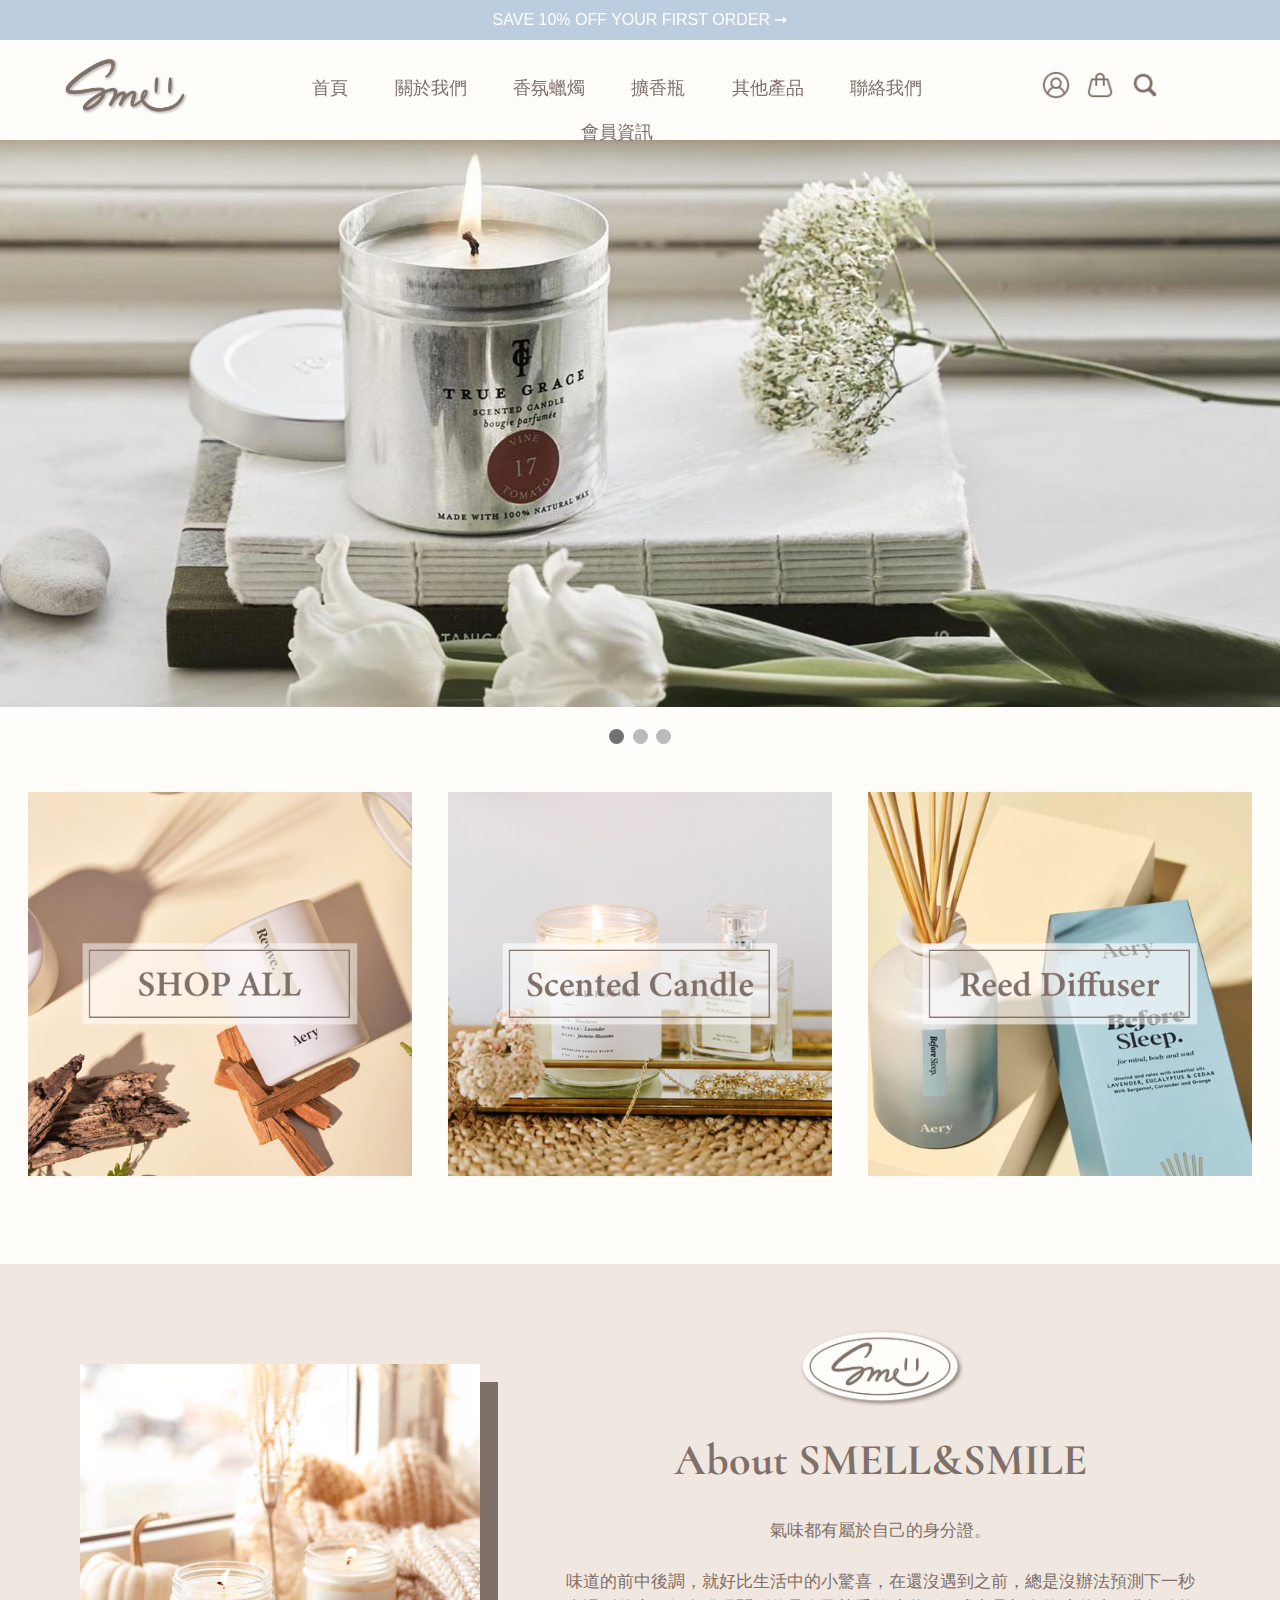
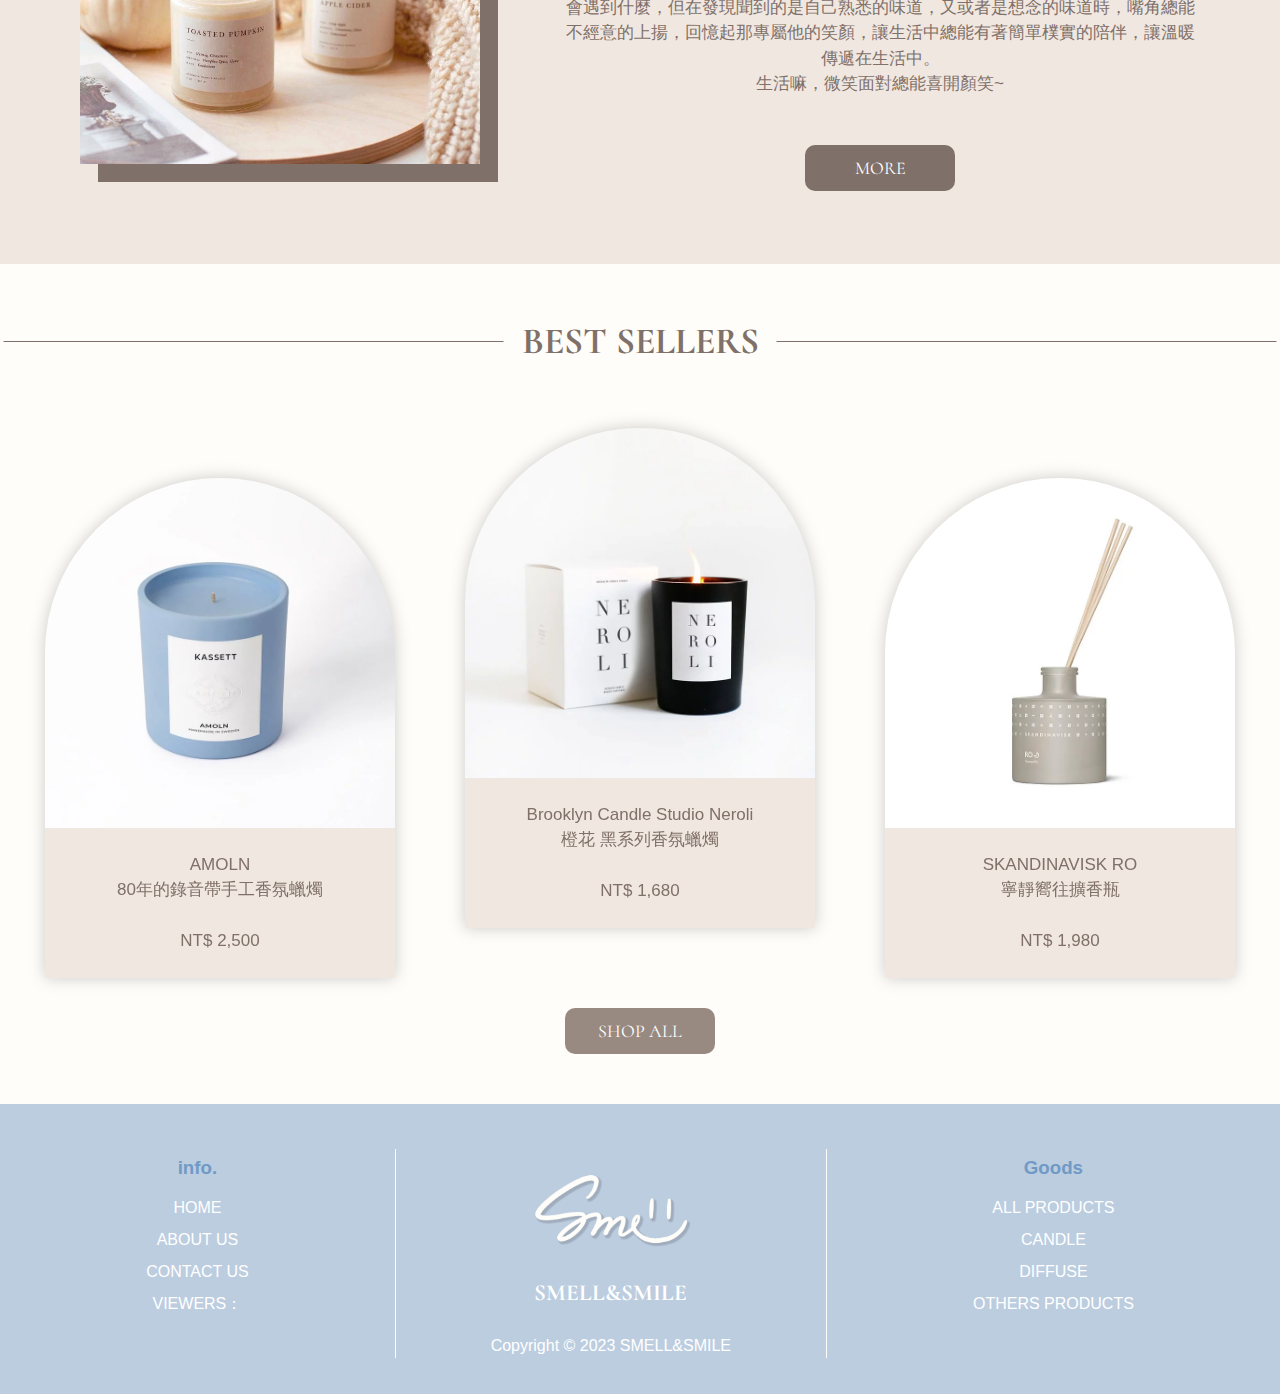
<file: index.html>
<!DOCTYPE html>
<html lang="en">
<head>
    <meta charset="UTF-8">
    <meta http-equiv="X-UA-Compatible" content="IE=edge">
    <meta name="viewport" content="width=device-width, initial-scale=1.0">
    <title>SMELL&SMILE</title>
    <link rel="stylesheet" href="assets/index.css">
</head>
<body>
    <header>
        <div class="blue">SAVE 10% OFF YOUR FIRST ORDER ➞</div>
        <div class="head">
          <div class="logo"><img src="image/photo/logo2.png" style="width:130px"></div>
          <nav>
            <a href="index.html">首頁</a>
            <a href="aboutus.html">關於我們</a>
            <a href="candle.html">香氛蠟燭</a>   
            <a href="diffuse.html">擴香瓶</a>
            <a href="other.html">其他產品</a>
            <a href="contact.html">聯絡我們</a>
            <a href="profile.html">會員資訊</a>
         </nav>
         <div class="icon">
             <div>
                <a href="login.html"><img src="image/photo/person.png" style="width:30px"></a>
             </div>
             <div>
              <a href="shoppingcart.html"><img src="image/photo/shopping.png" style="width:30px"></a>
           </div>          
          <div class="search">
              <form>
                <img src="image/photo/magnifier.png" style="width:30px">
                <input type="search" id="search" name="search" placeholder="Search..." />     
              </form>
          </div>	
         </div>
         </div>
        </div>
    </header>
    <div class="slideshow-container">

        <div class="mySlides fade">        
          <img src="image/photo/slide1.jpg" style="width:100%">
        </div>
        
        <div class="mySlides fade">
          <img src="image/photo/slide2.jpg" style="width:100%">
        </div>
        
        <div class="mySlides fade">
          <img src="image/photo/slide3.jpg" style="width:100%" >
        </div>        
    </div>   
    <br> 
        <div style="text-align:center">
          <span class="dot"></span> 
          <span class="dot"></span> 
          <span class="dot"></span> 
        </div>
        <br><br>
    <section>
        <div class="card1">
            <div><a href="candle.html"><img src="image/photo/goods1.jpg" style="width:400px" ></a></div>
            <div><a href="candle.html"><img src="image/photo/goods2.jpg" style="width:400px" ></a></div>
            <div><a href="candle.html"><img src="image/photo/goods3.jpg" style="width:400px" ></a></div>
        </div>
    </section>
    <section>
        <div class="card2">
          <div class="shw"><img src="image/photo/aboutus.jpeg" style="width:400px"></div>
          <div class="about"><img src="image/photo/logo3.png" style="width:160px"><br>
            <div class="besttxt">
              <div class="eng" style="font-size: 22px;">
                <h1>About SMELL&SMILE</h1>
              </div><br>
              氣味都有屬於自己的身分證。<br><br>
              味道的前中後調，就好比生活中的小驚喜，在還沒遇到之前，總是沒辦法預測下一秒會遇到什麼，但在發現聞到的是自己熟悉的味道，又或者是想念的味道時，嘴角總能不經意的上揚，回憶起那專屬他的笑顏，讓生活中總能有著簡單樸實的陪伴，讓溫暖傳遞在生活中。
              <br>生活嘛，微笑面對總能喜開顏笑~
            </div>
               <br><a href="aboutus.html"><button class="button" style="vertical-align:middle"><span>MORE </span></button></a>
          </div>
        </div>
    </section>
    <section>
      <div class="card3">
        <hr class="hr-solid-content" data-content="BEST SELLERS">
          <div class="array1">
              <div class="item1" style="margin-top: 50px;">
                <div class="itemph2"><img src="image/candle/c8-1.jpg"></div>
                <div class="besttxt">AMOLN<br>80年的錄音帶手工香氛蠟燭<br><br>NT$ 2,500</div>
              </div>
              <div class="item1">
                <div class="itemph2"><img src="image/candle/c9-2.jpg"></div>
                <div class="besttxt">Brooklyn Candle Studio Neroli<br>橙花 黑系列香氛蠟燭<br><br>NT$ 1,680</div>
              </div>
              <div class="item1" style="margin-top: 50px;">
                <div class="itemph2"><img src="image/diffuse/d7-1.jpg"></div>
                <div class="besttxt">SKANDINAVISK RO<br>寧靜嚮往擴香瓶<br><br>NT$ 1,980</div>
              </div>
          </div>
          
          <a href="candle.html">
            <div style="text-align: center;"><button class="button" style="vertical-align:middle; background-color: #988a81;" ><span>SHOP ALL </span></button></div>
          </a>
      </div>
    </section>
    
   
    <footer>
        <div class="foot">
          <div>
            <h3 style="color: #709ac6; line-height: 0;">info.</h3><br>
            <a href="index.html">HOME</a><br>
            <a href="aboutus.html">ABOUT US</a><br>
            <a href="contact.html">CONTACT US</a><br>
            <div style="line-height: 2;">VIEWERS：</div>
          </div>
          <div class="hrr"><img src="image/photo/logo白.png" style="width:250px"><br><h3 class="eng" style="font-size: 23px;">SMELL&SMILE</h3><br>Copyright © 2023 SMELL&SMILE</div>
          <div>
            <h3 style="color: #709ac6; line-height: 0;">Goods</h3><br>
            <a href="allpd.html">ALL PRODUCTS</a><br>
            <a href="candle.html">CANDLE</a><br>
            <a href="diffuse.html">DIFFUSE</a><br>
            <a href="other.html">OTHERS PRODUCTS</a>
          </div>
        </div>
    </footer>

    <script>
        let slideIndex = 0;
        showSlides();
        
        function showSlides() {
          let i;
          let slides = document.getElementsByClassName("mySlides");
          let dots = document.getElementsByClassName("dot");
          for (i = 0; i < slides.length; i++) {
            slides[i].style.display = "none";  
          }
          slideIndex++;
          if (slideIndex > slides.length) {slideIndex = 1}    
          for (i = 0; i < dots.length; i++) {
            dots[i].className = dots[i].className.replace(" active", "");
          }
          slides[slideIndex-1].style.display = "block";  
          dots[slideIndex-1].className += " active";
          setTimeout(showSlides, 5000); // Change image every 2 seconds
        }
        </script>
        
</body>
</html>
</file>
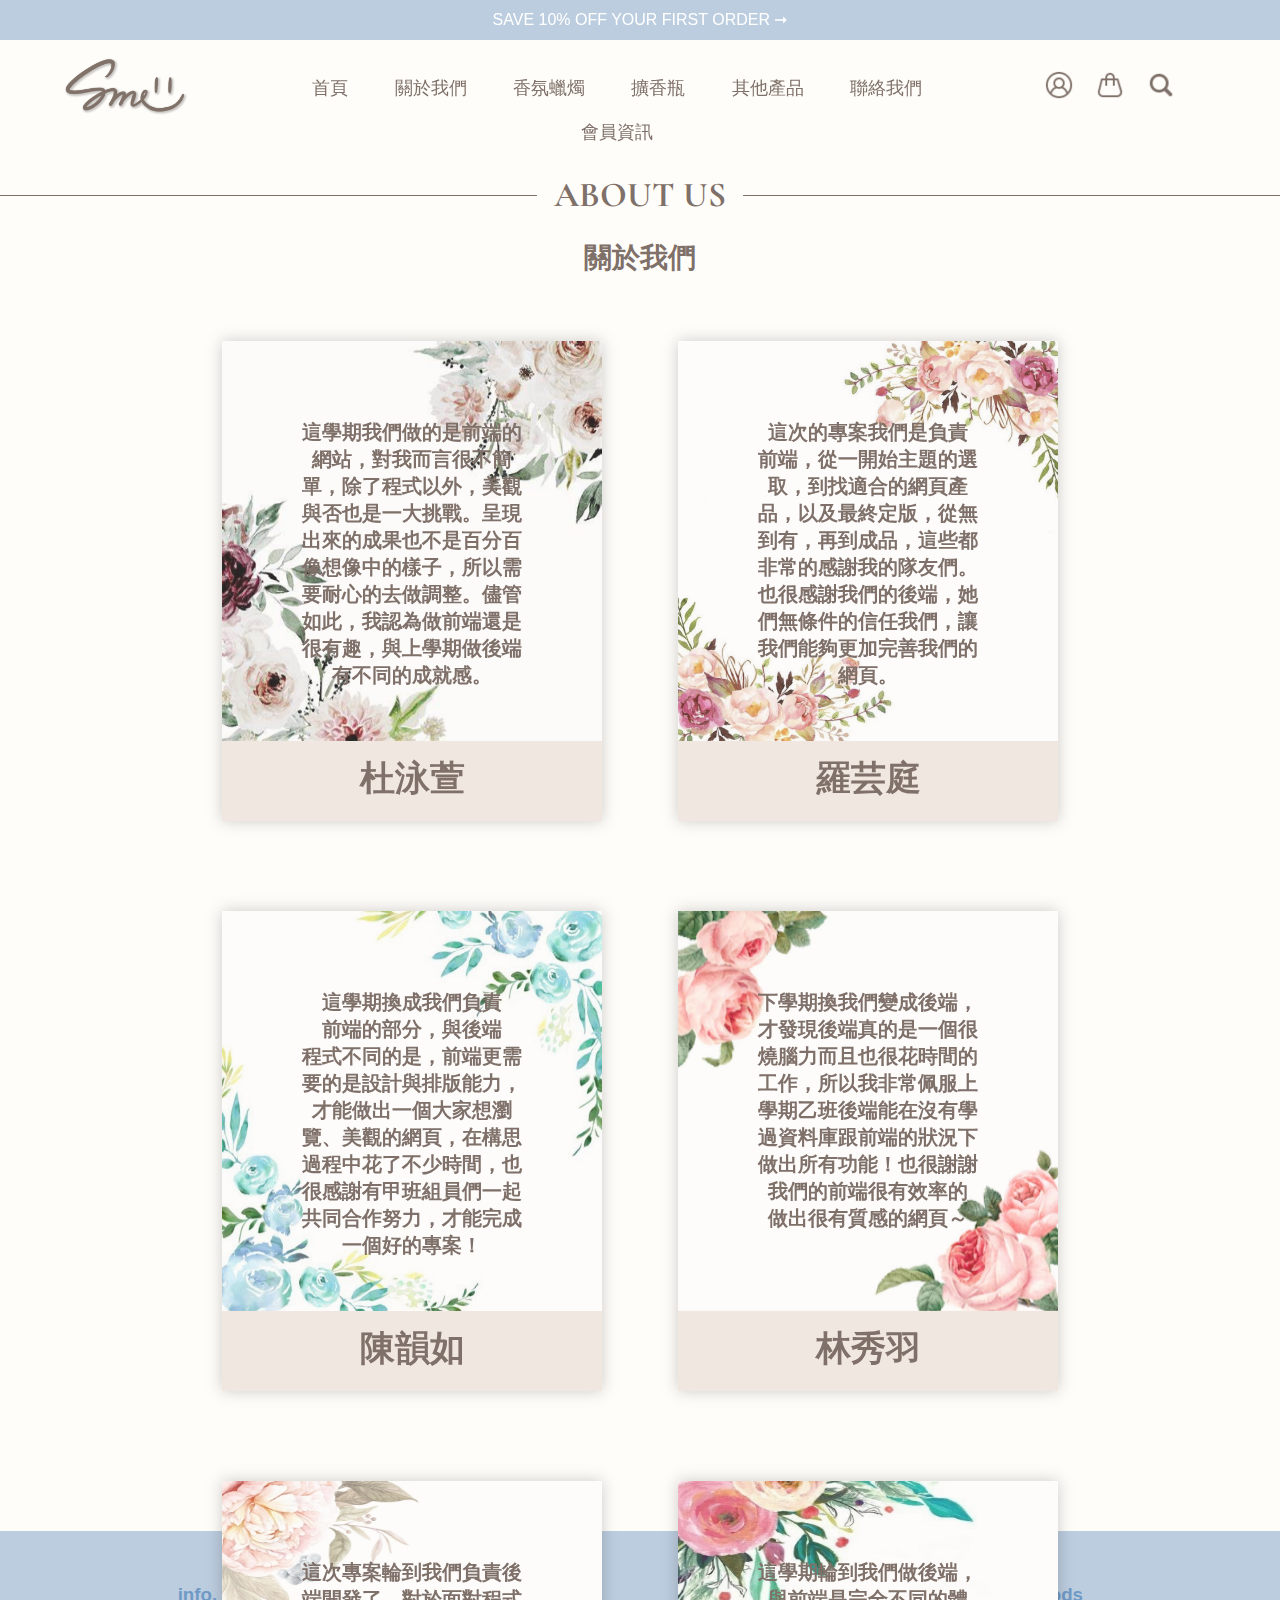
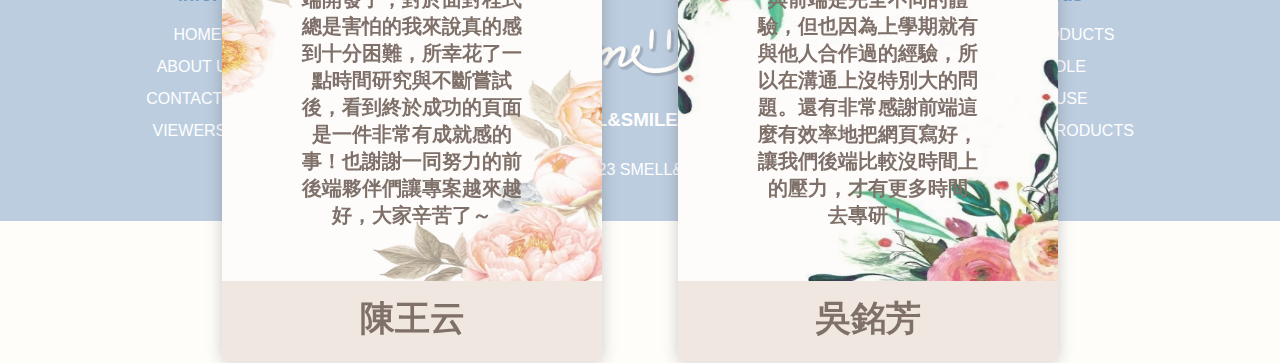
<file: aboutus.html>
<!DOCTYPE html>
<html lang="en">
<head>
    <meta charset="UTF-8">
    <meta http-equiv="X-UA-Compatible" content="IE=edge">
    <meta name="viewport" content="width=device-width, initial-scale=1.0">
    <title>關於我們</title>
    <link rel="stylesheet" href="assets/index.css">
    <link rel="stylesheet" href="assets/aboutus.css">
</head>
<body>
    <header>
        <div class="blue">SAVE 10% OFF YOUR FIRST ORDER ➞</div>
        <div class="head">
          <div class="logo"><img src="image/photo/logo2.png" style="width:130px"></div>
          <nav>
            <a href="index.html">首頁</a>
            <a href="aboutus.html">關於我們</a>
            <a href="candle.html">香氛蠟燭</a>   
            <a href="diffuse.html">擴香瓶</a>
            <a href="other.html">其他產品</a>
            <a href="contact.html">聯絡我們</a>
            <a href="member.html">會員資訊</a>
         </nav>
         <div class="icon">
             <div>
                <img src="image/photo/person.png" style="width:30px">
             </div>
             <div>
              <img src="image/photo/shopping.png" style="width:30px">
           </div>
           <div>
            <img src="image/photo/magnifier.png" style="width:30px">
         </div>
         </div>
        </div>
    </header>
    <section>
        <div class="prolist">
            <hr class="prohr" data-content="ABOUT US">
            <div class="protitle">關於我們</div>
            <div class="proarray">         
                <a href="item.html"></a>
                <div class="proitem">
                    <div class="flip-container" ontouchstart="this.classlist.toggle('hover')">
                        <div class="flipper">
                            <img src="image/photo/1.jpg" alt="">
                                <div class="card-front">
                                    這學期我們做的是前端的網站，對我而言很不簡單，除了程式以外，美觀與否也是一大挑戰。呈現出來的成果也不是百分百像想像中的樣子，所以需要耐心的去做調整。儘管如此，我認為做前端還是很有趣，與上學期做後端有不同的成就感。</div>
                                <!-- 前面的內容 -->
                                <div class="card-back">
                                <!-- 背面的內容 -->
                                    <div class="LINK">
                                        <a href="https://www.instagram.com/yong_hsuan/">
                                            <img src="image/photo/instagram.jpg" alt="">
                                        </a>
                                    </div>
                                </div>
                        </div>
                        <div class="protxt">
                            <b>杜泳萱</b>
                        </div>
                    </div>
                </div>       
                <div class="proitem">       
                    <div class="flip-container" ontouchstart="this.classlist.toggle('hover')">
                        <div class="flipper">
                            <img src="image/photo/2.jpg" alt="">
                            <div class="card-front">
                                這次的專案我們是負責<br>前端，從一開始主題的選取，到找適合的網頁產品，以及最終定版，從無到有，再到成品，這些都非常的感謝我的隊友們。也很感謝我們的後端，她們無條件的信任我們，讓我們能夠更加完善我們的網頁。
                            </div>
                            <!-- 前面的內容 -->
                            <div class="card-back">
                                <!-- 背面的內容 -->
                                <div class="LINK">
                                    <a href="https://www.instagram.com/_l.t.d_09/">
                                        <img src="image/photo/instagram.jpg" alt="">
                                    </a>
                                </div>
                            </div>
                        </div>
                        <div class="protxt">
                            <b>羅芸庭</b>
                        </div>
                    </div>
                </div>
                <div class="proitem">   
                    <div class="flip-container" ontouchstart="this.classlist.toggle('hover')">
                        <div class="flipper">
                            <img src="image/photo/3.jpg" alt="">
                                <div class="card-front">
                                    這學期換成我們負責<br>
                                    前端的部分，與後端<br>
                                    程式不同的是，前端更需要的是設計與排版能力，才能做出一個大家想瀏覽、美觀的網頁，在構思過程中花了不少時間，也很感謝有甲班組員們一起共同合作努力，才能完成一個好的專案！
                                </div>
                                <!-- 前面的內容 -->
                                <div class="card-back">
                                <!-- 背面的內容 -->
                                    <div class="LINK">
                                        <a href="https://www.instagram.com/yunru_0122/">
                                            <img src="image/photo/instagram.jpg" alt="">
                                        </a>
                                    </div>
                            </div>
                        </div>
                        <div class="protxt">
                            <b>陳韻如</b>
                        </div>
                    </div>
                </div>
                <div class="proitem">
                    <div class="flip-container" ontouchstart="this.classlist.toggle('hover')">
                        <div class="flipper">
                            <img src="image/photo/4.jpg" alt="">
                                <div class="card-front">
                                    下學期換我們變成後端，才發現後端真的是一個很燒腦力而且也很花時間的工作，所以我非常佩服上學期乙班後端能在沒有學過資料庫跟前端的狀況下做出所有功能！也很謝謝我們的前端很有效率的<br>做出很有質感的網頁～
                                </div>
                                <!-- 前面的內容 -->
                                <div class="card-back">
                                <!-- 背面的內容 -->
                                    <div class="LINK">
                                        <a href="https://instagram.com/elephant_is_so_cute?igshid=MzRlODBiNWFlZA==">
                                            <img src="image/photo/instagram.jpg" alt="">
                                        </a>
                                    </div>
                            </div>
                        </div>
                        <div class="protxt">
                            <b>林秀羽</b>
                        </div>
                    </div>
                </div>
                <div class="proitem">
                    <div class="flip-container" ontouchstart="this.classlist.toggle('hover')">
                        <div class="flipper">
                            <img src="image/photo/5.jpg" alt="">
                                <div class="card-front">
                                    這次專案輪到我們負責後端開發了，對於面對程式總是害怕的我來說真的感到十分困難，所幸花了一點時間研究與不斷嘗試後，看到終於成功的頁面是一件非常有成就感的事！也謝謝一同努力的前後端夥伴們讓專案越來越好，大家辛苦了～
                                </div>
                                <!-- 前面的內容 -->
                                <div class="card-back">
                                <!-- 背面的內容 -->
                                    <div class="LINK">
                                        <a href="https://instagram.com/__wangyun?igshid=MzRlODBiNWFlZA==">
                                            <img src="image/photo/instagram.jpg" alt="">
                                        </a>
                                    </div>
                            </div>
                        </div>
                        <div class="protxt">
                            <b>陳王云</b>
                        </div>
                    </div>
                </div>
                <div class="proitem">
                    <div class="flip-container" ontouchstart="this.classlist.toggle('hover')">
                        <div class="flipper">
                            <img src="image/photo/6.jpg" alt="">
                            <div class="card-front">
                                這學期輪到我們做後端，與前端是完全不同的體驗，但也因為上學期就有與他人合作過的經驗，所以在溝通上沒特別大的問題。還有非常感謝前端這麼有效率地把網頁寫好，讓我們後端比較沒時間上的壓力，才有更多時間<br>去專研！</div>
                            <!-- 前面的內容 -->
                            <div class="card-back">
                            <!-- 背面的內容 -->
                                <div class="LINK">
                                    <a href="https://instagram.com/ming_fang_0219?igshid=MzRlODBiNWFlZA==">
                                        <img src="image/photo/instagram.jpg" alt="">
                                    </a>
                                </div>
                            </div>
                        </div>
                        <div class="protxt">
                            <b>吳銘芳</b>
                        </div>
                    </div>
                </div>
            </div>

        </div>
    </section>


    <footer>
        <div class="foot">
          <div>
            <h3 style="color: #709ac6; line-height: 0;">info.</h3><br>
            <a href="index.html">HOME</a><br>
            <a href="aboutus.html">ABOUT US</a><br>
            <a href="contact.html">CONTACT US</a><br>
            <div style="line-height: 2;">VIEWERS：</div>
          </div>
          <div class="hrr"><img src="image/photo/logo白.png" style="width:250px"><br><h3>SMELL&SMILE</h3><br>Copyright © 2023 SMELL&SMILE</div>
          <div>
            <h3 style="color: #709ac6; line-height: 0;">Goods</h3><br>
            <a href="allpd.html">ALL PRODUCTS</a><br>
            <a href="candle.html">CANDLE</a><br>
            <a href="diffuse.html">DIFFUSE</a><br>
            <a href="other.html">OTHERS PRODUCTS</a>
          </div>
        </div>
    </footer>
    
</body>
</html>
</file>
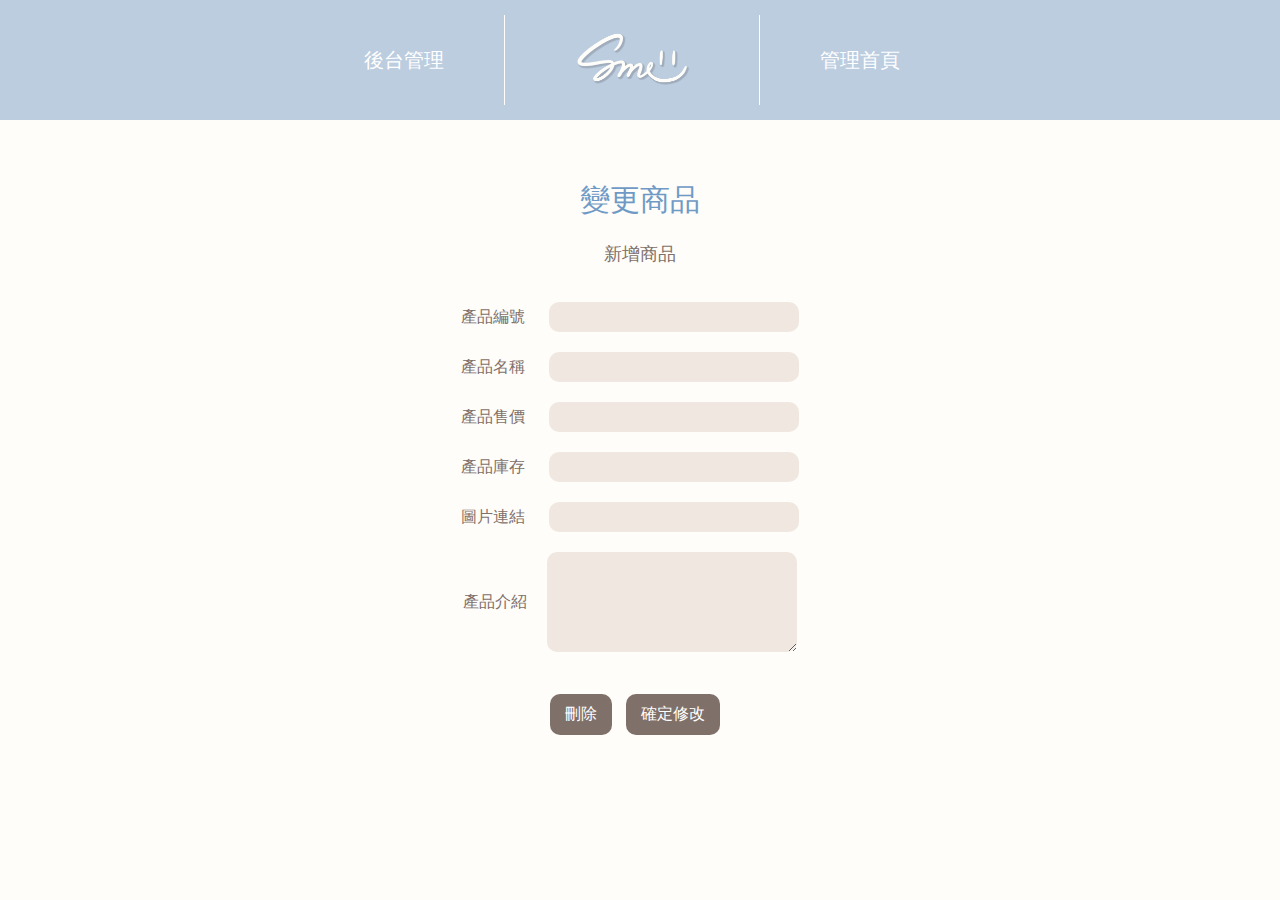
<file: b_item.html>
<!DOCTYPE html>
<html lang="en">

<head>
    <meta charset="UTF-8">
    <meta http-equiv="X-UA-Compatible" content="IE=edge">
    <meta name="viewport" content="width=device-width, initial-scale=1.0">
    <title>SMELL&SMILE</title>
    <link rel="stylesheet" href="assets/b_item.css">
</head>


<body>
    <header>
        <div class="head">
            <div class="tit">後台管理</div>
            <div class="logo"><img src="image/photo/logo白.png" style="width:180px"></div>           
            <nav>
                <a href="b_stage.html">管理首頁</a>
            </nav>
        </div>
    </header>

    <div class="b_body">
        <div class="b_about">
            <p>變更商品</p>
            <a href="b_item.html">新增商品</a><br>
        </div>
        <div class="items">
            <form action="">
                產品編號   <input type="text" name="" id="" class="itinp"><br>
                產品名稱 <input type="text" name="" id="" class="itinp"><br>
                產品售價 <input type="text" name="" id="" class="itinp"><br>
                產品庫存 <input type="text" name="" id="" class="itinp"><br>
                圖片連結 <input type="text" name="" id="" class="itinp"><br>
                <div>產品介紹 <textarea name="" id="" cols="30" rows="10"></textarea></div><br>
                <input type="submit" value="刪除" class="itbtn">
                <input type="submit" value="確定修改" class="itbtn">
            </form>
        </div>
    </div>

</body>

</html>
</file>
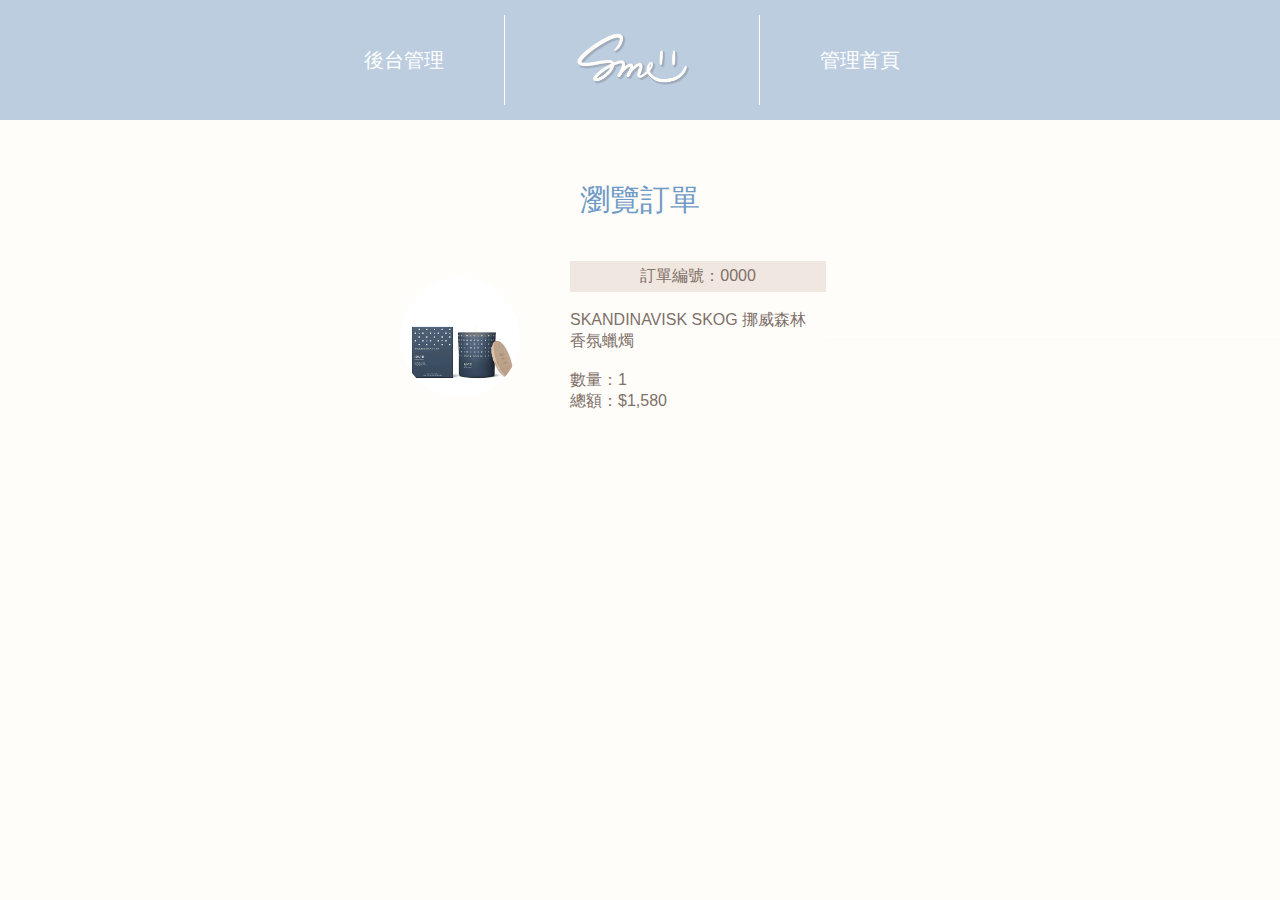
<file: b_order.html>
<!DOCTYPE html>
<html lang="en">

<head>
    <meta charset="UTF-8">
    <meta http-equiv="X-UA-Compatible" content="IE=edge">
    <meta name="viewport" content="width=device-width, initial-scale=1.0">
    <title>SMELL&SMILE</title>
    <link rel="stylesheet" href="assets/b_order.css">
</head>

<body>
    <header>
        <div class="head">
            <div class="tit">後台管理</div>
            <div class="logo"><img src="image/photo/logo白.png" style="width:180px"></div>           
            <nav>
                <a href="b_stage.html">管理首頁</a>
            </nav>
        </div>
    </header>

    <div class="b_body">
        <div class="b_about">
            <p>瀏覽訂單</p>
        </div>
        <div class="b_order">
            <img src="image/candle/c4-1.jpg">
            <div class="title">
                <p style="background: #f0e7e0; padding: 5px; color:#7f7069;">訂單編號：0000</p><br>
                <div class="bpro">
                    <p>SKANDINAVISK SKOG 挪威森林 香氛蠟燭</p><br>
                    <p>數量：1</p>
                    <p>總額：$1,580</p>
                </div>
            </div>
            <hr>
        </div>
    </div>
</body>

</html>
</file>
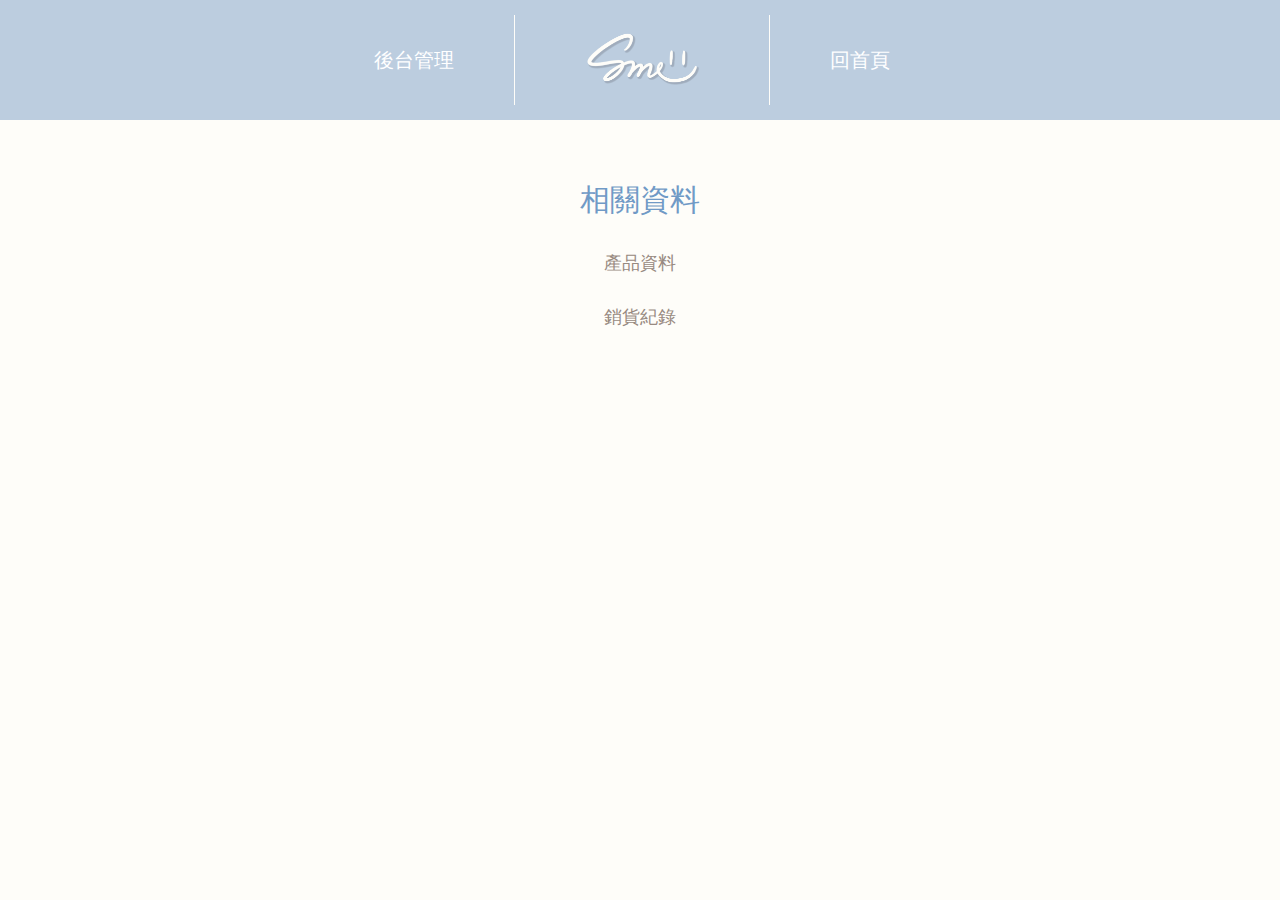
<file: b_stage.html>
<!DOCTYPE html>
<html lang="en">

<head>
    <meta charset="UTF-8">
    <meta http-equiv="X-UA-Compatible" content="IE=edge">
    <meta name="viewport" content="width=device-width, initial-scale=1.0">
    <title>SMELL&SMILE</title>
    <link rel="stylesheet" href="assets/b_stage.css">
</head>

<body>
    <header>
        <div class="head">
            <div class="tit">後台管理</div>
            <div class="logo"><img src="image/photo/logo白.png" style="width:180px"></div>           
            <nav>
                <a href="index.html">回首頁</a>
            </nav>
        </div>
    </header>

    <div class="b_body">
        <div class="b_about">
            <p>相關資料</p>
            <a href="b_item.html">產品資料</a><br>
            <a href="b_order.html">銷貨紀錄</a>
        </div>
    </div>

</body>

</html>
</file>
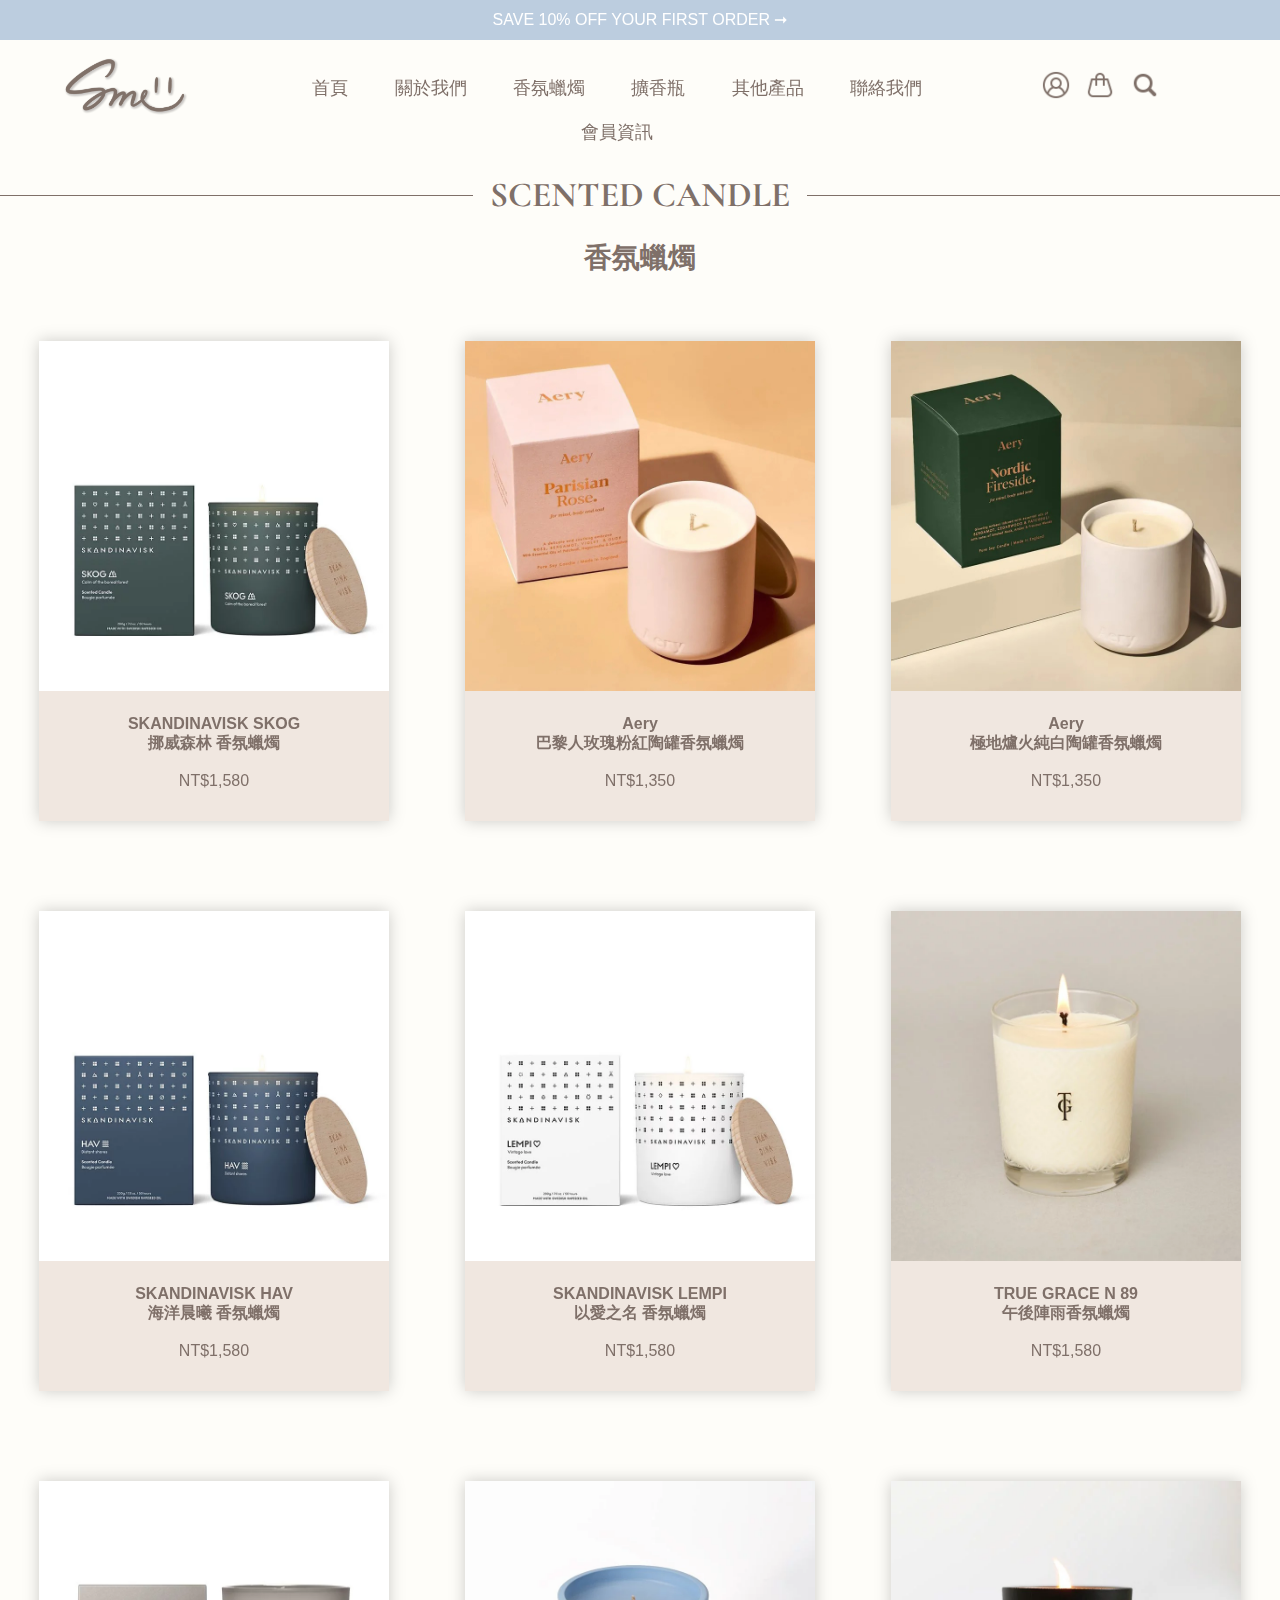
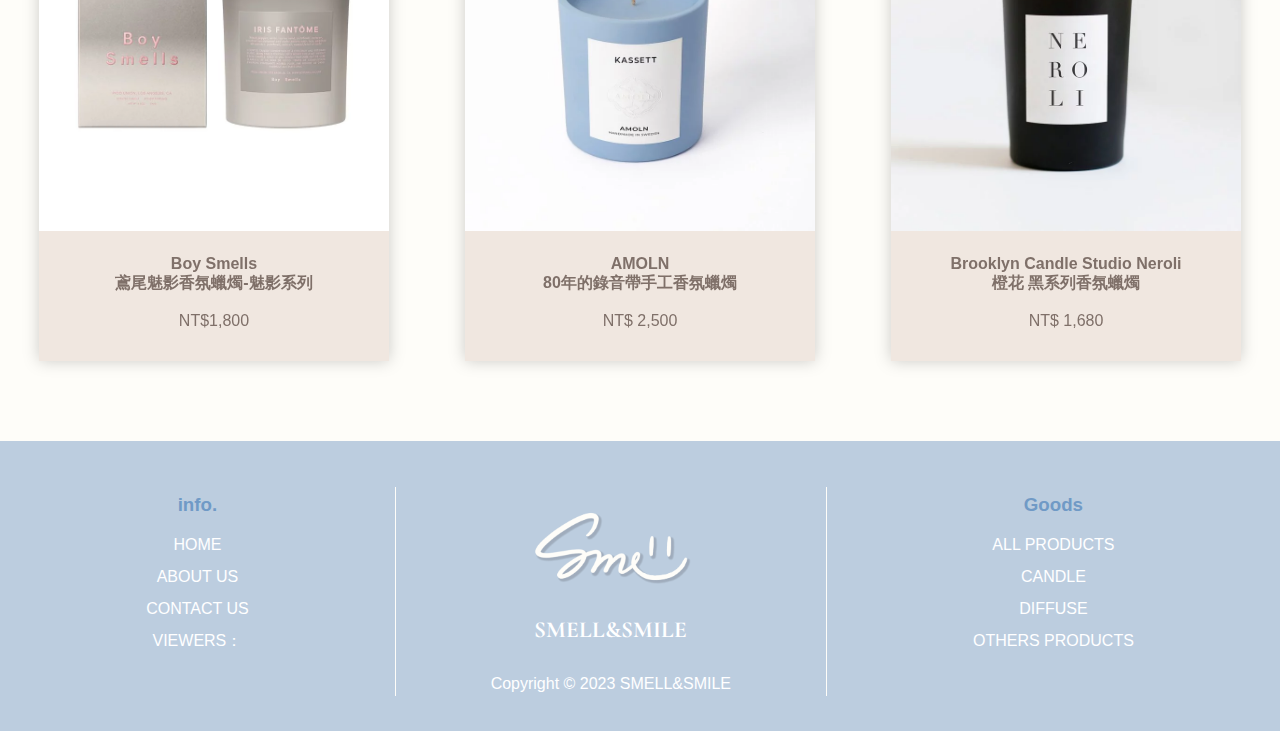
<file: candle.html>
<!DOCTYPE html>
<html lang="en">
<head>
    <meta charset="UTF-8">
    <meta http-equiv="X-UA-Compatible" content="IE=edge">
    <meta name="viewport" content="width=device-width, initial-scale=1.0">
    <title>香氛蠟燭</title>
    <link rel="stylesheet" href="assets/index.css">
    <link rel="stylesheet" href="assets/productlist.css">
</head>
<body>
    <header>
        <div class="blue">SAVE 10% OFF YOUR FIRST ORDER ➞</div>
        <div class="head">
          <div class="logo"><img src="image/photo/logo2.png" style="width:130px"></div>
          <nav>
            <a href="index.html">首頁</a>
            <a href="aboutus.html">關於我們</a>
            <a href="candle.html">香氛蠟燭</a>   
            <a href="diffuse.html">擴香瓶</a>
            <a href="other.html">其他產品</a>
            <a href="contact.html">聯絡我們</a>
            <a href="profile.html">會員資訊</a>
         </nav>
         <div class="icon">
            <div>
               <a href="login.html"><img src="image/photo/person.png" style="width:30px"></a>
            </div>
            <div>
             <a href="shoppingcart.html"><img src="image/photo/shopping.png" style="width:30px"></a>
          </div>          
         <div class="search">
             <form>
               <img src="image/photo/magnifier.png" style="width:30px">
               <input type="search" id="search" name="search" placeholder="Search..." />     
             </form>
         </div>	
        </div>
        </div>
    </header>
    <section>
        <div class="prolist">
            <hr class="prohr" data-content="SCENTED CANDLE">
            <div class="protitle">香氛蠟燭</div>
            <div class="proarray">         
                <a href="item.html">
                    <div class="proitem">
                        <div class="proimg">
                            <img src="image/candle/c1-1.jpg" alt="">
                            <div class="overlay">
                                <div class="shop">SHOP NOW</div>
                            </div>
                        </div>
                        <div class="protxt">
                            <h4>SKANDINAVISK SKOG<br>挪威森林 香氛蠟燭</h4><br>
                            NT$1,580
                        </div>
                    </div>
                </a>              
                <a href="item.html">
                    <div class="proitem">
                        <div class="proimg">
                            <img src="image/candle/c2-1.jpg" alt="">
                            <div class="overlay">
                                <div class="shop">SHOP NOW</div>
                            </div>
                        </div>
                        <div class="protxt">
                            <h4>Aery<br>巴黎人玫瑰粉紅陶罐香氛蠟燭</h4><br>
                            NT$1,350
                        </div>
                    </div>
                </a>
                <a href="item.html">
                    <div class="proitem">
                        <div class="proimg">
                            <img src="image/candle/c3-1.jpg" alt="">
                            <div class="overlay">
                                <div class="shop">SHOP NOW</div>
                            </div>
                        </div>
                        <div class="protxt">
                            <h4>Aery<br>極地爐火純白陶罐香氛蠟燭</h4><br>
                            NT$1,350
                        </div>
                    </div>
                </a>
                <div class="proitem">
                    <div class="proimg">
                        <img src="image/candle/c4-1.jpg" alt="">
                        <div class="overlay">
                            <div class="shop">SHOP NOW</div>
                        </div>
                    </div>
                    <div class="protxt">
                        <h4>SKANDINAVISK HAV<br>海洋晨曦 香氛蠟燭</h4><br>
                        NT$1,580
                    </div>
                </div>
                <div class="proitem">
                    <div class="proimg">
                        <img src="image/candle/c5-1.jpg" alt="">
                        <div class="overlay">
                            <div class="shop">SHOP NOW</div>
                        </div>
                    </div>
                    <div class="protxt">
                        <h4>SKANDINAVISK LEMPI<br>以愛之名 香氛蠟燭</h4><br>
                        NT$1,580
                    </div>
                </div>
                <div class="proitem">
                    <div class="proimg">
                        <img src="image/candle/c6-1.jpg" alt="">
                        <div class="overlay">
                            <div class="shop">SHOP NOW</div>
                        </div>
                    </div>
                    <div class="protxt">
                        <h4>TRUE GRACE N 89<br>午後陣雨香氛蠟燭</h4><br>
                        NT$1,580
                    </div>
                </div>
                <div class="proitem">
                    <div class="proimg">
                        <img src="image/candle/c7-1.jpg" alt="">
                        <div class="overlay">
                            <div class="shop">SHOP NOW</div>
                        </div>
                    </div>
                    <div class="protxt">
                        <h4>Boy Smells<br>鳶尾魅影香氛蠟燭-魅影系列</h4><br>
                        NT$1,800
                    </div>
                </div>
                <div class="proitem">
                    <div class="proimg">
                        <img src="image/candle/c8-1.jpg" alt="">
                        <div class="overlay">
                            <div class="shop">SHOP NOW</div>
                        </div>
                    </div>
                    <div class="protxt">
                        <h4>AMOLN<br>80年的錄音帶手工香氛蠟燭</h4><br>
                        NT$ 2,500
                    </div>
                </div>
                <div class="proitem">
                    <div class="proimg">
                        <img src="image/candle/c9-1.jpg" alt="">
                        <div class="overlay">
                            <div class="shop">SHOP NOW</div>
                        </div>
                    </div>
                    <div class="protxt">
                        <h4>Brooklyn Candle Studio Neroli<br>橙花 黑系列香氛蠟燭</h4><br>
                        NT$ 1,680
                    </div>
                </div>
            </div>

        </div>
    </section>


    <footer>
        <div class="foot">
          <div>
            <h3 style="color: #709ac6; line-height: 0;">info.</h3><br>
            <a href="index.html">HOME</a><br>
            <a href="aboutus.html">ABOUT US</a><br>
            <a href="contact.html">CONTACT US</a><br>
            <div style="line-height: 2;">VIEWERS：</div>
          </div>
          <div class="hrr"><img src="image/photo/logo白.png" style="width:250px"><br><h3 class="eng" style="font-size: 23px;">SMELL&SMILE</h3><br>Copyright © 2023 SMELL&SMILE</div>
          <div>
            <h3 style="color: #709ac6; line-height: 0;">Goods</h3><br>
            <a href="allpd.html">ALL PRODUCTS</a><br>
            <a href="candle.html">CANDLE</a><br>
            <a href="diffuse.html">DIFFUSE</a><br>
            <a href="other.html">OTHERS PRODUCTS</a>
          </div>
        </div>
    </footer>
    
</body>
</html>
</file>
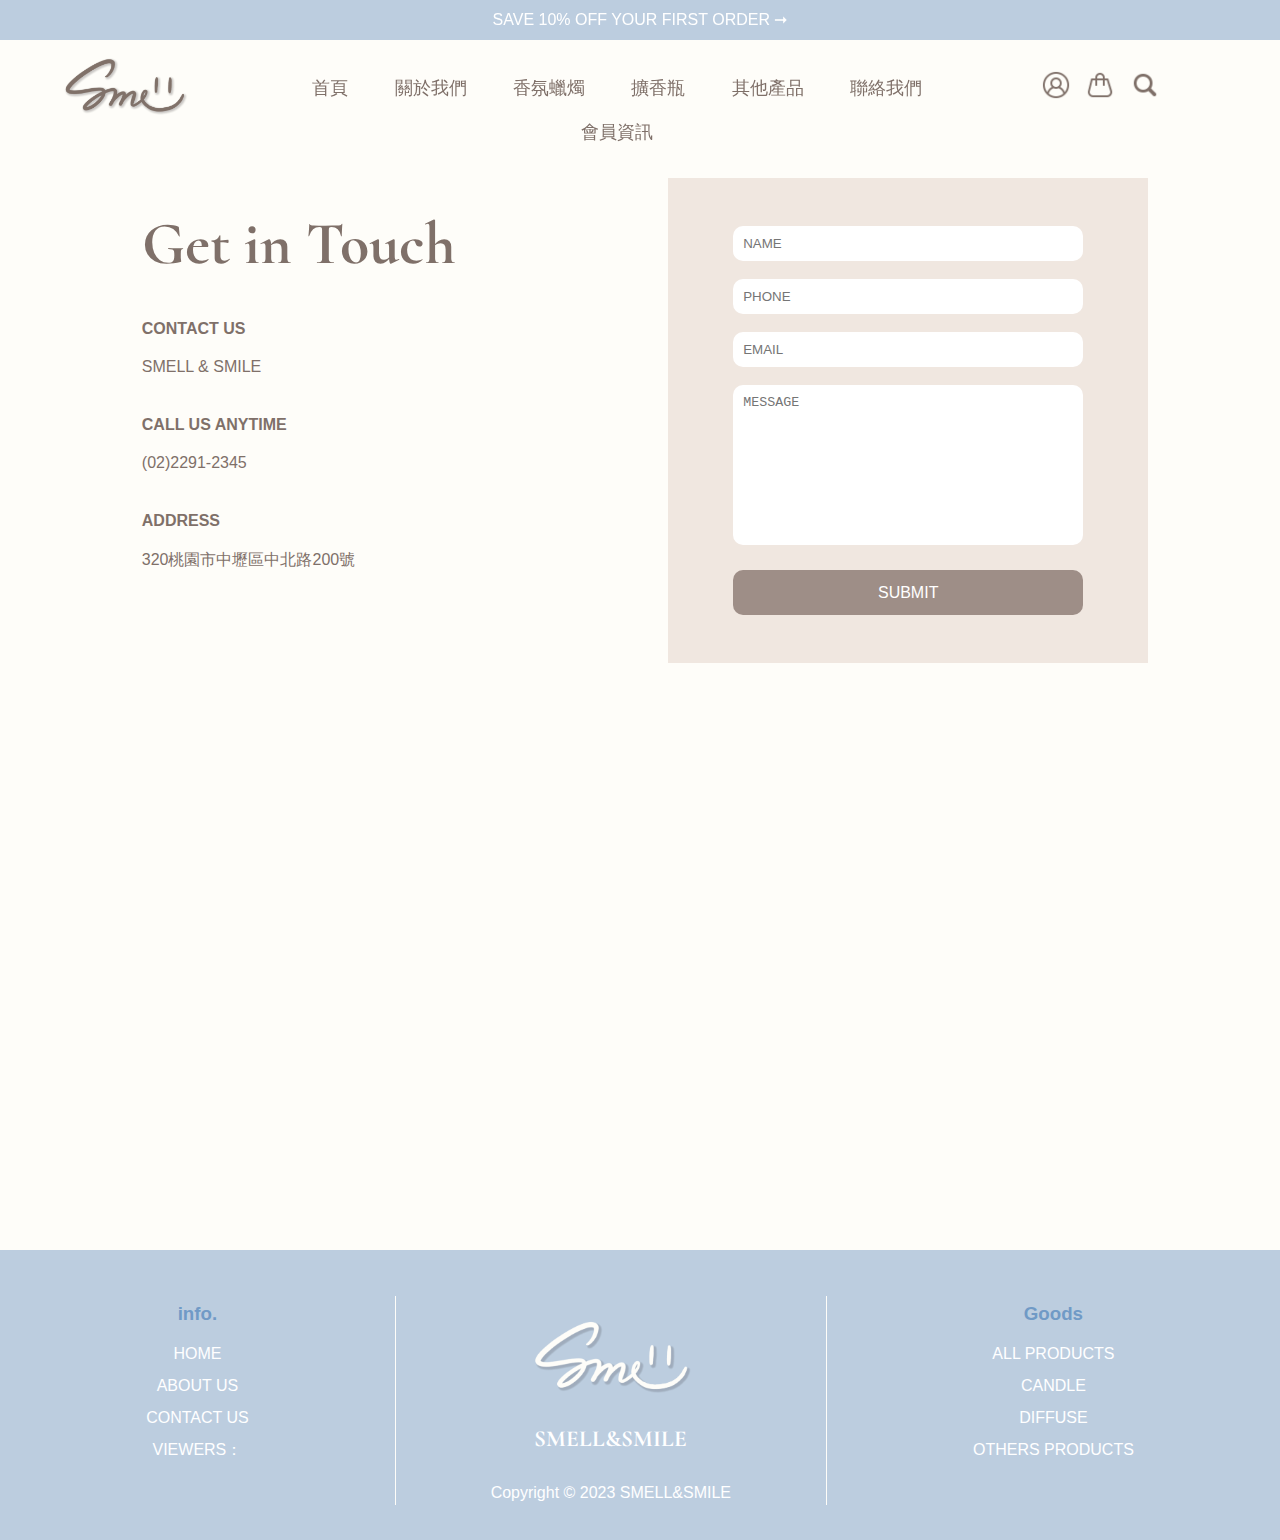
<file: contact.html>
<!DOCTYPE html>
<html lang="en">
<head>
    <meta charset="UTF-8">
    <meta http-equiv="X-UA-Compatible" content="IE=edge">
    <meta name="viewport" content="width=device-width, initial-scale=1.0">
    <title>聯絡我們</title>
    <link rel="stylesheet" href="assets/index.css">
    <link rel="stylesheet" href="assets/contact.css">
</head>
<body>
    <header>
        <div class="blue">SAVE 10% OFF YOUR FIRST ORDER ➞</div>
        <div class="head">
          <div class="logo"><img src="image/photo/logo2.png" style="width:130px"></div>
          <nav>
            <a href="index.html">首頁</a>
            <a href="aboutus.html">關於我們</a>
            <a href="candle.html">香氛蠟燭</a>   
            <a href="diffuse.html">擴香瓶</a>
            <a href="other.html">其他產品</a>
            <a href="contact.html">聯絡我們</a>
            <a href="profile.html">會員資訊</a>
         </nav>
         <div class="icon">
            <div>
               <a href="login.html"><img src="image/photo/person.png" style="width:30px"></a>
            </div>
            <div>
             <a href="shoppingcart.html"><img src="image/photo/shopping.png" style="width:30px"></a>
          </div>          
         <div class="search">
             <form>
               <img src="image/photo/magnifier.png" style="width:30px">
               <input type="search" id="search" name="search" placeholder="Search..." />     
             </form>
         </div>	
        </div>
        </div>
    </header>
    <section class="contact">
        <div class="contop">
          <div class="ctleft">
            <p class="get">Get in Touch</p>
            <p class="txt1">CONTACT US</p>
            <p class="txt2">SMELL & SMILE</p>
            <p class="txt1">CALL US ANYTIME</p>
            <p class="txt2">(02)2291-2345</p>
            <p class="txt1">ADDRESS</p>
            <p class="txt2">320桃園市中壢區中北路200號</p>
          </div>
          <div class="ctright">
            <form>
              <input type="text" placeholder="NAME" class="inf"><br>
              <input type="text" placeholder="PHONE" class="inf"><br>
              <input type="text" placeholder="EMAIL" class="inf"><br>
              <textarea cols="30" rows="10" placeholder="MESSAGE"></textarea><br>
              <br>
              <input type="button" value="SUBMIT" class="submit">
          </form>
          </div>

        </div>
        <div class="map">
          <iframe src="https://www.google.com/maps/embed?pb=!1m18!1m12!1m3!1d4069.6227058367804!2d121.23552029739764!3d24.957458119471074!2m3!1f0!2f0!3f0!3m2!1i1024!2i768!4f13.1!3m3!1m2!1s0x3468221447a0f021%3A0x2b86d2650bb8bcff!2z5Lit5Y6f5aSn5a24!5e0!3m2!1szh-TW!2stw!4v1685716390899!5m2!1szh-TW!2stw" width="1200" height="400" style="border:0;" allowfullscreen="" loading="lazy" referrerpolicy="no-referrer-when-downgrade"></iframe>
        </div>
    </section>

    <footer>
        <div class="foot">
          <div>
            <h3 style="color: #709ac6; line-height: 0;">info.</h3><br>
            <a href="index.html">HOME</a><br>
            <a href="aboutus.html">ABOUT US</a><br>
            <a href="contact.html">CONTACT US</a><br>
            <div style="line-height: 2;">VIEWERS：</div>
          </div>
          <div class="hrr"><img src="image/photo/logo白.png" style="width:250px"><br><h3 class="eng" style="font-size: 23px;">SMELL&SMILE</h3><br>Copyright © 2023 SMELL&SMILE</div>
          <div>
            <h3 style="color: #709ac6; line-height: 0;">Goods</h3><br>
            <a href="allpd.html">ALL PRODUCTS</a><br>
            <a href="candle.html">CANDLE</a><br>
            <a href="diffuse.html">DIFFUSE</a><br>
            <a href="other.html">OTHERS PRODUCTS</a>
          </div>
        </div>
    </footer>
</body>
</html>
</file>
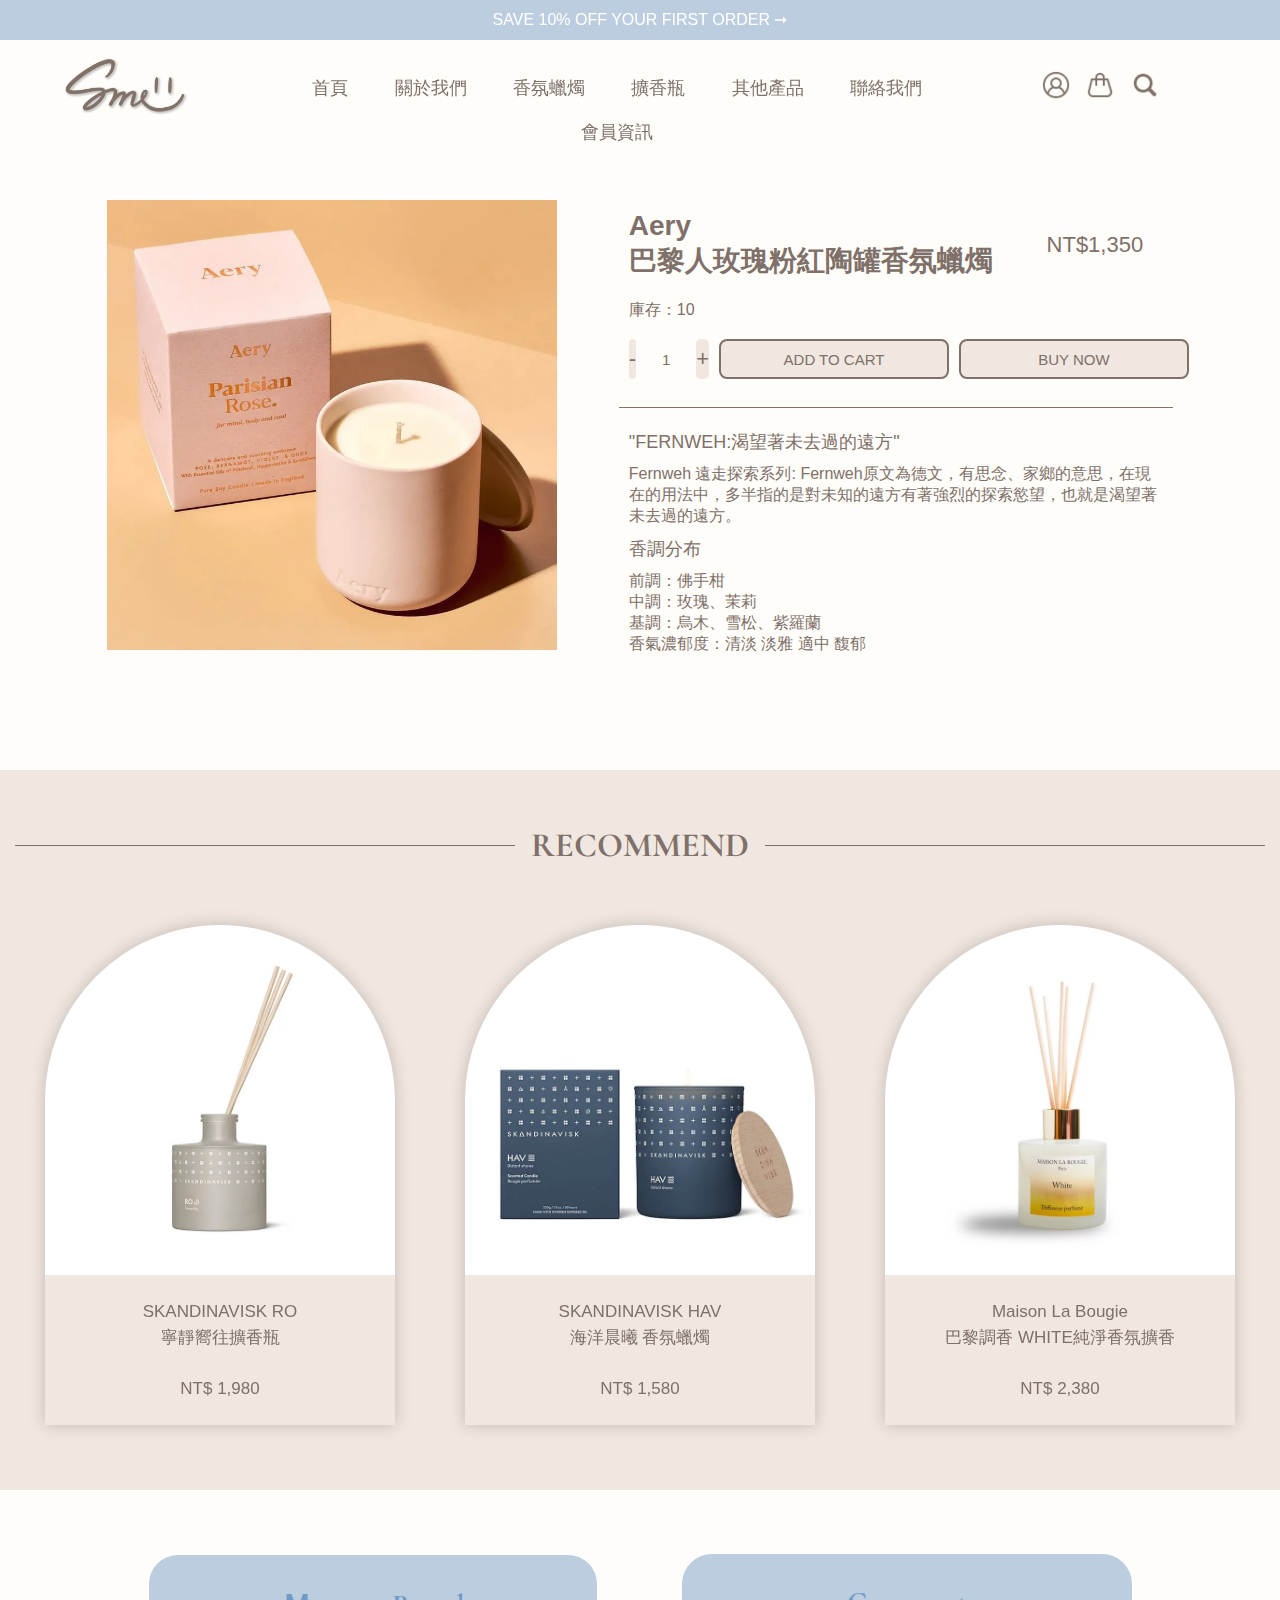
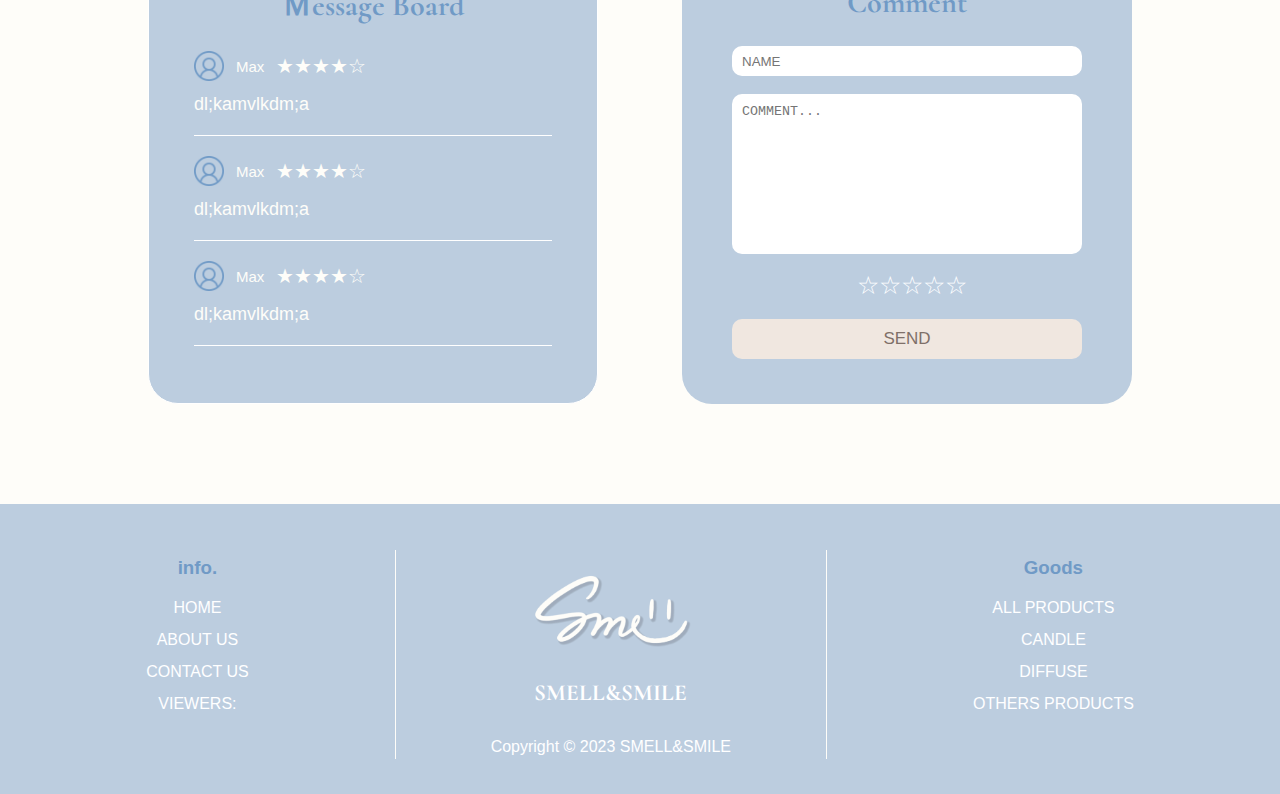
<file: item.html>
<!DOCTYPE html>
<html lang="en">

<head>
    <meta charset="UTF-8">
    <meta http-equiv="X-UA-Compatible" content="IE=edge">
    <meta name="viewport" content="width=device-width, initial-scale=1.0">
    <title>SMELL&SMILE</title>
    <link rel="stylesheet" href="assets/item.css">
    <script>
        function minus(ctn_num) {
            var num = Number(document.getElementsByClassName("input_num")[ctn_num].value);
            if (num > 1) {
                document.getElementsByClassName("input_num")[ctn_num].value = num - 1;
            }
        }

        function add(ctn_num) {
            var num = Number(document.getElementsByClassName("input_num")[ctn_num].value);
            if (num < 100) {
                document.getElementsByClassName("input_num")[ctn_num].value = num + 1;
            }
        }
    </script>
</head>

<body>
    <header>
        <div class="blue">SAVE 10% OFF YOUR FIRST ORDER ➞</div>
        <div class="head">
            <div class="logo"><img src="image/photo/logo2.png" style="width:130px"></div>
            <nav>
                <a href="index.html">首頁</a>
                <a href="aboutus.html">關於我們</a>
                <a href="candle.html">香氛蠟燭</a>
                <a href="diffuse.html">擴香瓶</a>
                <a href="other.html">其他產品</a>
                <a href="contact.html">聯絡我們</a>
                <a href="profile.html">會員資訊</a>
            </nav>
            <div class="icon">
                <div>
                   <a href="login.html"><img src="image/photo/person.png" style="width:30px"></a>
                </div>
                <div>
                 <a href="shoppingcart.html"><img src="image/photo/shopping.png" style="width:30px"></a>
              </div>          
             <div class="search">
                 <form>
                   <img src="image/photo/magnifier.png" style="width:30px">
                   <input type="search" id="search" name="search" placeholder="Search..." />     
                 </form>
             </div>	
            </div>
        </div>
    </header>

    <main>
        <div class="introduce">
            <div class="image">
                    <img src="image/candle/c2-1.jpg" style="width:450px;">              
            </div>
            <div class="title">
                <div class="titpro">
                    <p class="title_a">Aery<br>巴黎人玫瑰粉紅陶罐香氛蠟燭</p>
                    <p class="proprice">NT$1,350</p>
                </div>
                <p class="title_c">庫存：10</p>
                <div class="shopping">
                    <input type="button" value="-" class="btn" onclick="minus(0)">
                    <input type="text" value="1" class="input_num">
                    <input type="button" value="+" class="btn" onclick="add(0)">
                    <a href="shoppingcart.html"><input type="button" value="ADD TO CART" class="button_shop"></a>
                    <a href="shoppingcart.html"><input type="button" value="BUY NOW" class="button_shop"></a>
                </div>

                <p class="title_b">"FERNWEH:渴望著未去過的遠方"</p>
                <p class="title_c">Fernweh 遠走探索系列: Fernweh原文為德文，有思念、家鄉的意思，在現在的用法中，多半指的是對未知的遠方有著強烈的探索慾望，也就是渴望著未去過的遠方。</p>
                <p class="title_b">香調分布</p>
                <p class="title_c">前調：佛手柑<br>
                    中調：玫瑰、茉莉<br>
                    基調：烏木、雪松、紫羅蘭<br>
                    香氣濃郁度：清淡 淡雅 適中 馥郁
                </p>
            </div>
        </div>

        <section class="hot">
            <hr class="hr-solid-content" data-content="RECOMMEND">
            <div class="otherItem">
                <div class="item1">
                    <div class="itemph2"><img src="image/diffuse/d7-1.jpg"></div>
                    <div class="besttxt">SKANDINAVISK RO<br>寧靜嚮往擴香瓶<br><br>NT$ 1,980</div>
                </div>
                <div class="item1">
                    <div class="itemph2"><img src="image/candle/c4-1.jpg"></div>
                    <div class="besttxt">SKANDINAVISK HAV<br>海洋晨曦 香氛蠟燭<br><br>NT$ 1,580</div>
                </div>
                <div class="item1">
                    <div class="itemph2"><img src="image/diffuse/d1-1.jpg"></div>
                    <div class="besttxt">Maison La Bougie<br>巴黎調香 WHITE純淨香氛擴香<br><br>NT$ 2,380</div>
                </div>
            </div>
        </section>

        <div class="comment">
            <div class="board">
                <div class="boardtit">
                    Ｍessage Board
                </div>
                <div class="content">
                    <div class="memic">
                        <img src="image/photo/member1.png" class="memberIcon">
                        <span class="memberName">Max </span>
                        <span class="memberStar">★★★★☆</span>
                    </div>
                    <div class="message">
                        dl;kamvlkdm;a
                        <hr>
                    </div>
                    <div class="memic">
                        <img src="image/photo/member1.png" class="memberIcon">
                        <span class="memberName">Max </span>
                        <span class="memberStar">★★★★☆</span>
                    </div>
                    <div class="message">
                        dl;kamvlkdm;a
                        <hr>
                    </div>
                    <div class="memic">
                        <img src="image/photo/member1.png" class="memberIcon">
                        <span class="memberName">Max </span>
                        <span class="memberStar">★★★★☆</span>
                    </div>
                    <div class="message">
                        dl;kamvlkdm;a
                        <hr>
                    </div>
                </div>
            </div>
            <div class="sendComment">
                <div class="boardtit">
                    Comment
                </div>
                <form>
                    <input type="text" placeholder="NAME" class="name">
                    <hr><br>
                    <textarea cols="30" rows="10" placeholder="COMMENT..."></textarea><br>
                    <div class="star">
                        <input type="radio" name="star" value="5" id="5"><label for="5">☆</label>
                        <input type="radio" name="star" value="4" id="4"><label for="4">☆</label>
                        <input type="radio" name="star" value="3" id="3"><label for="3">☆</label>
                        <input type="radio" name="star" value="2" id="2"><label for="2">☆</label>
                        <input type="radio" name="star" value="1" id="1"><label for="1">☆</label>
                    </div>
                    <br>
                    <input type="button" value="SEND" class="send">
                </form>
            </div>
        </div>
    </main>

    <div style="clear: both;"></div>
    <footer>
        <div class="foot">
            <div>
                <h3 style="color: #709ac6; line-height: 0;">info.</h3><br>
                <a href="index.html">HOME</a><br>
                <a href="aboutus.html">ABOUT US</a><br>
                <a href="contact.html">CONTACT US</a><br>
                <div style="line-height: 2;">VIEWERS:</div>
            </div>
            <div class="hrr"><img src="image/photo/logo白.png" style="width:250px"><br><h3 class="eng" style="font-size: 23px;">SMELL&SMILE</h3><br>Copyright © 2023 SMELL&SMILE</div>
            <div>
                <h3 style="color: #709ac6; line-height: 0;">Goods</h3><br>
                <a href="allpd.html">ALL PRODUCTS</a><br>
                <a href="candle.html">CANDLE</a><br>
                <a href="diffuse.html">DIFFUSE</a><br>
                <a href="other.html">OTHERS PRODUCTS</a>
            </div>
        </div>
    </footer>
</body>

</html>
</file>
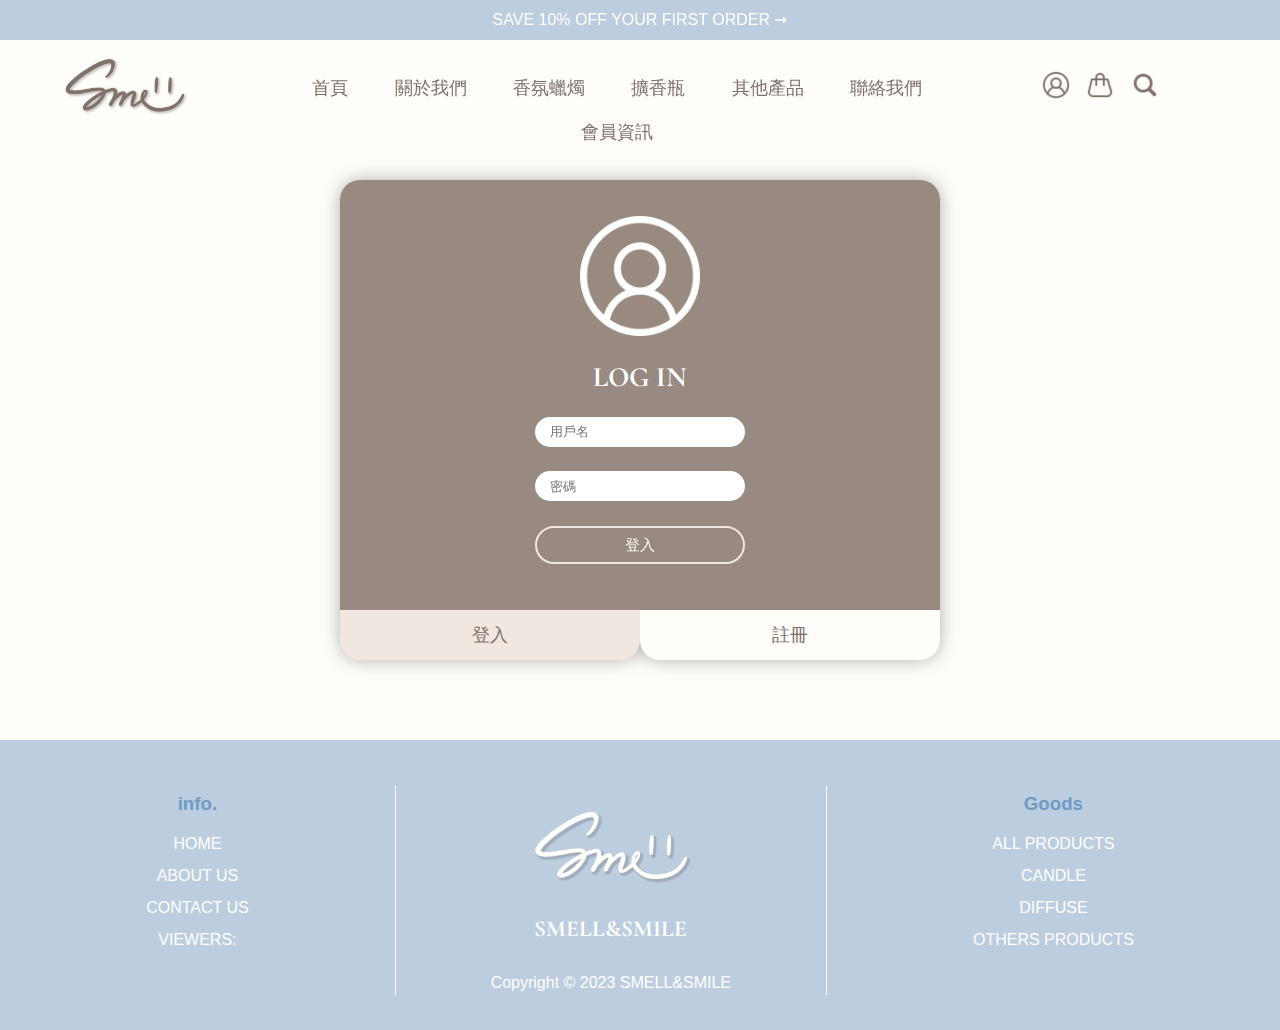
<file: login.html>
<!DOCTYPE html>
<html lang="en">

<head>
    <meta charset="UTF-8">
    <meta http-equiv="X-UA-Compatible" content="IE=edge">
    <meta name="viewport" content="width=device-width, initial-scale=1.0">
    <title>登入/註冊</title>
    <link rel="stylesheet" href="assets/login.css">
</head>

<body>
    <header>
        <div class="blue">SAVE 10% OFF YOUR FIRST ORDER ➞</div>
        <div class="head">
          <div class="logo"><img src="image/photo/logo2.png" style="width:130px"></div>
          <nav>
            <a href="index.html">首頁</a>
            <a href="aboutus.html">關於我們</a>
            <a href="candle.html">香氛蠟燭</a>   
            <a href="diffuse.html">擴香瓶</a>
            <a href="other.html">其他產品</a>
            <a href="contact.html">聯絡我們</a>
            <a href="profile.html">會員資訊</a>
         </nav>
         <div class="icon">
             <div>
                <a href="login.html"><img src="image/photo/person.png" style="width:30px"></a>
             </div>
             <div>
              <a href="shoppingcart.html"><img src="image/photo/shopping.png" style="width:30px"></a>
           </div>          
          <div class="search">
              <form>
                <img src="image/photo/magnifier.png" style="width:30px">
                <input type="search" id="search" name="search" placeholder="Search..." />     
              </form>
          </div>	
         </div>
         </div>
        </div>
    </header>
    <main>
        <div class="LogReg">
            <div class="log">
                <!--按鈕文字，點擊文字，控制圖片/內容切換-->
                <input type="radio" name="logInput" value="0" id="logInput1" checked hidden />
                <label for="logInput1">登入</label>

                <input type="radio" name="logInput" value="1" id="logInput2" hidden />
                <label for="logInput2">註冊</label>

                <ul>
                    <li>
                        <form class="login">
                            <img src="image/photo/member2.png" style="width: 120px;">
                            <p>LOG IN</p>
                            <input type="text" name="" placeholder="用戶名"><br>
                            <input type="password" name="" placeholder="密碼"><br>
                            <input type="button" value="登入" class="formbtn">
                        </form>
                    </li>
                    <li>
                        <form class="register">
                            <p>REGISTER</p>
                            <input type="text" name="" placeholder="用戶名"><br>
                            <input type="email" name="" placeholder="信箱"><br>
                            <input type="text" name="" placeholder="手機"><br>
                            <input type="password" name="" placeholder="密碼"><br>
                            <input type="password" name="" placeholder="確認密碼"><br>
                            <input type="button" value="註冊" class="formbtn">
                        </form>
                    </li>
                </ul>
            </div>
        </div>
    </main>

    <div style="clear: both;"></div>
    <footer>
        <div class="foot">
            <div>
                <h3 style="color: #709ac6; line-height: 0;">info.</h3><br>
                <a href="index.html">HOME</a><br>
                <a href="aboutus.html">ABOUT US</a><br>
                <a href="contact.html">CONTACT US</a><br>
                <div style="line-height: 2;">VIEWERS:</div>
            </div>
            <div class="hrr"><img src="image/photo/logo白.png" style="width:250px"><br><h3 class="eng" style="font-size: 23px;">SMELL&SMILE</h3><br>Copyright © 2023 SMELL&SMILE</div>
            <div>
                <h3 style="color: #709ac6; line-height: 0;">Goods</h3><br>
                <a href="allpd.html">ALL PRODUCTS</a><br>
                <a href="candle.html">CANDLE</a><br>
                <a href="diffuse.html">DIFFUSE</a><br>
                <a href="other.html">OTHERS PRODUCTS</a>
            </div>
        </div>
    </footer>
</body>

</html>
</file>
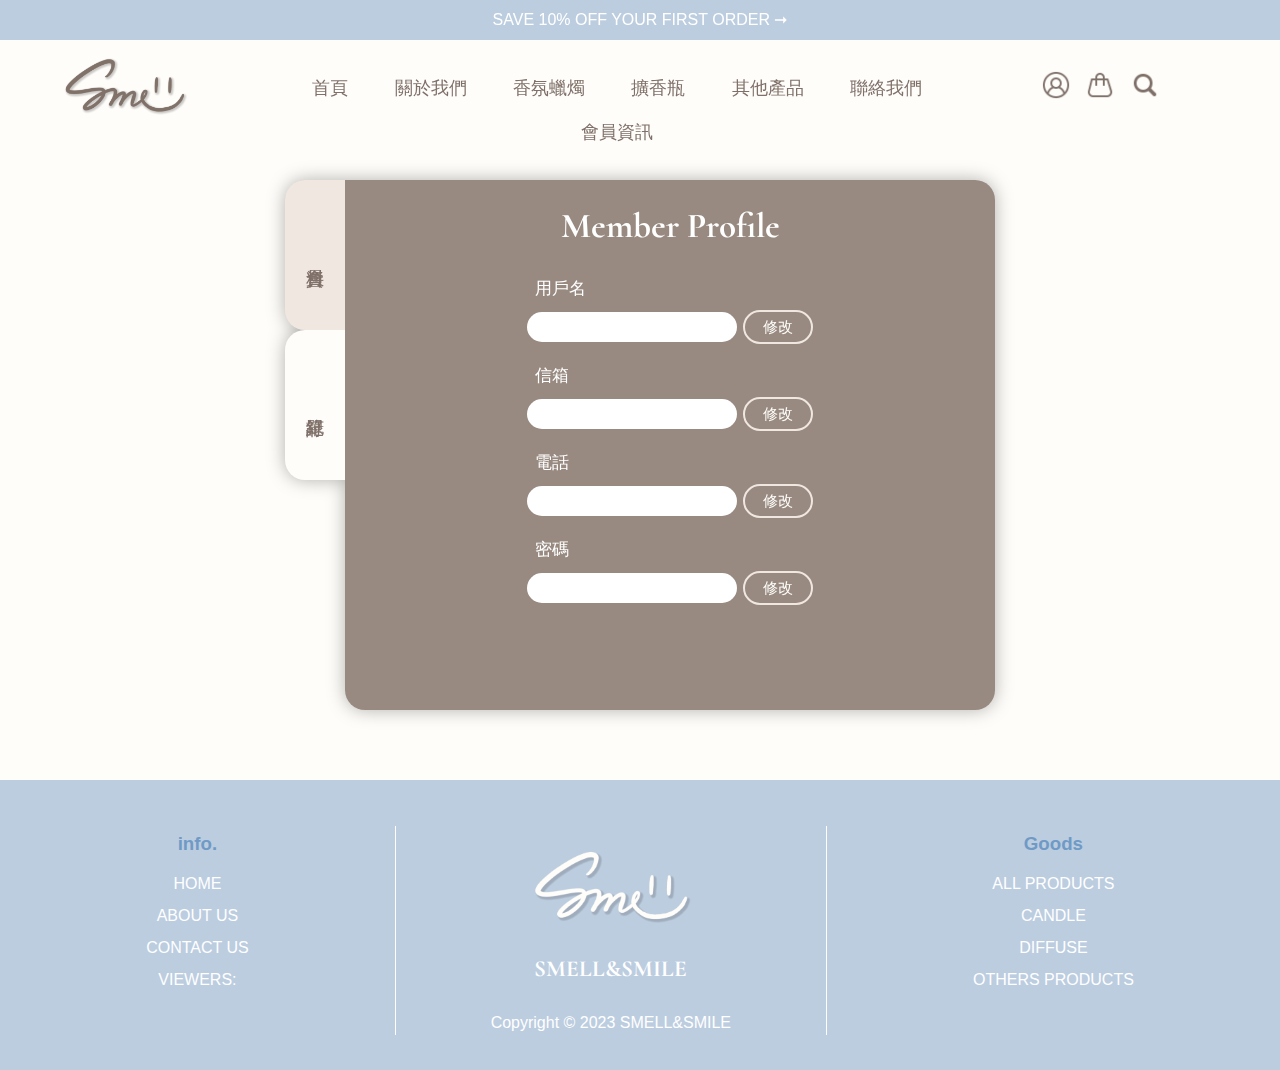
<file: profile.html>
<!DOCTYPE html>
<html lang="en">

<head>
    <meta charset="UTF-8">
    <meta http-equiv="X-UA-Compatible" content="IE=edge">
    <meta name="viewport" content="width=device-width, initial-scale=1.0">
    <title>會員資料</title>
    <link rel="stylesheet" href="assets/profile.css">
    <script>
        function revise(num) {
            document.getElementById("btn" + num).readOnly = false;
            document.getElementById("send" + num).style.display = "inline-block";
        }

        function send(num) {
            document.getElementById("send" + num).style.display = "none";
            document.getElementById("btn" + num).readOnly = true;
        }
    </script>
</head>

<body>
    <header>
        <div class="blue">SAVE 10% OFF YOUR FIRST ORDER ➞</div>
        <div class="head">
            <div class="logo"><img src="image/photo/logo2.png" style="width:130px"></div>
            <nav>
                <a href="index.html">首頁</a>
                <a href="aboutus.html">關於我們</a>
                <a href="candle.html">香氛蠟燭</a>
                <a href="diffuse.html">擴香瓶</a>
                <a href="other.html">其他產品</a>
                <a href="contact.html">聯絡我們</a>
                <a href="profile.html">會員資訊</a>
            </nav>
            <div class="icon">
                <div>
                    <a href="login.html"><img src="image/photo/person.png" style="width:30px"></a>
                </div>
                <div>
                    <a href="shoppingcart.html"><img src="image/photo/shopping.png" style="width:30px"></a>
                </div>
                <div class="search">
                    <form>
                        <img src="image/photo/magnifier.png" style="width:30px">
                        <input type="search" id="search" name="search" placeholder="Search..." />
                    </form>
                </div>
            </div>
        </div>
        </div>
    </header>
    <main>
        <div class="pro">
            <div class="profile">
                <input type="radio" name="btnInput" value="0" id="btnInput1" checked hidden />
                <label for="btnInput1">會員資料</label>

                <input type="radio" name="btnInput" value="1" id="btnInput2" hidden />
                <label for="btnInput2">訂單紀錄</label>

                <ul>
                    <li>
                        <form class="member">
                            <p class="filetit">Member Profile</p>
                            <p class="fileinp">用戶名</p>
                            <input type="text" id="btn1" value="" readonly class="meminp">
                            <input type="button" value="修改" onclick="revise(1)" class="membtn">
                            <input type="button" value="確認" id="send1" onclick="send(1)" style="display: none;" class="membtn"><br>
                            <p class="fileinp">信箱</p>
                            <input type="text" id="btn2" value="" readonly class="meminp">
                            <input type="button" value="修改" onclick="revise(2)" class="membtn">
                            <input type="button" value="確認" id="send2" onclick="send(2)" style="display: none;" class="membtn"><br>
                            <p class="fileinp">電話</p>
                            <input type="text" id="btn3" value="" readonly class="meminp">
                            <input type="button" value="修改" onclick="revise(3)" class="membtn">
                            <input type="button" value="確認" id="send3" onclick="send(3)" style="display: none;" class="membtn"><br>
                            <p class="fileinp">密碼</p>
                            <input type="password" id="btn4" value="" readonly class="meminp">
                            <input type="button" value="修改" onclick="revise(4)" class="membtn">
                            <input type="button" value="確認" id="send4" onclick="send(4)" style="display: none;" class="membtn"><br>
                        </form>
                    </li>
                    <li>
                        <div class="ord">
                            <div class="ordtit">
                                Order History
                            </div>
                            <div class="order">
                                <img src="image/candle/c4-1.jpg">
                                <div class="title">
                                    <p style="background: #f0e7e0; padding: 5px; color:#7f7069;">訂單編號：0000</p><br>
                                    <p>SKANDINAVISK SKOG 挪威森林 香氛蠟燭</p><br>
                                    <p>數量：1</p>                                  
                                    <p style="margin-left: 40px;">總額：$1,580</p>
                                </div>
                            </div>
                            <!-- <hr> -->
                            <div class="order">
                                <img src="image/candle/c4-1.jpg">
                                <div class="title">
                                    <p style="background: #f0e7e0; padding: 5px; color:#7f7069;">訂單編號：0000</p><br>
                                    <p>SKANDINAVISK SKOG 挪威森林 香氛蠟燭</p><br>
                                    <p>數量：1</p>                                  
                                    <p style="margin-left: 40px;">總額：$1,580</p>
                                </div>
                            </div>
                            <!-- <hr> -->
                            <div class="order">
                                <img src="image/candle/c4-1.jpg">
                                <div class="title">
                                    <p style="background: #f0e7e0; padding: 5px; color:#7f7069;">訂單編號：0000</p><br>
                                    <p>SKANDINAVISK SKOG 挪威森林 香氛蠟燭</p><br>
                                    <p>數量：1</p>                                  
                                    <p style="margin-left: 40px;">總額：$1,580</p>
                                </div>
                            </div>
                            <!-- <hr> -->

                        </div>
                    </li>
                </ul>
            </div>
        </div>
    </main>

    <div style="clear: both;"></div>
    <footer>
        <div class="foot">
            <div>
                <h3 style="color: #709ac6; line-height: 0;">info.</h3><br>
                <a href="index.html">HOME</a><br>
                <a href="aboutus.html">ABOUT US</a><br>
                <a href="contact.html">CONTACT US</a><br>
                <div style="line-height: 2;">VIEWERS:</div>
            </div>
            <div class="hrr"><img src="image/photo/logo白.png" style="width:250px"><br>
                <h3 class="eng" style="font-size: 23px;">SMELL&SMILE</h3><br>Copyright © 2023 SMELL&SMILE
            </div>
            <div>
                <h3 style="color: #709ac6; line-height: 0;">Goods</h3><br>
                <a href="allpd.html">ALL PRODUCTS</a><br>
                <a href="candle.html">CANDLE</a><br>
                <a href="diffuse.html">DIFFUSE</a><br>
                <a href="other.html">OTHERS PRODUCTS</a>
            </div>
        </div>
    </footer>
</body>

</html>
</file>
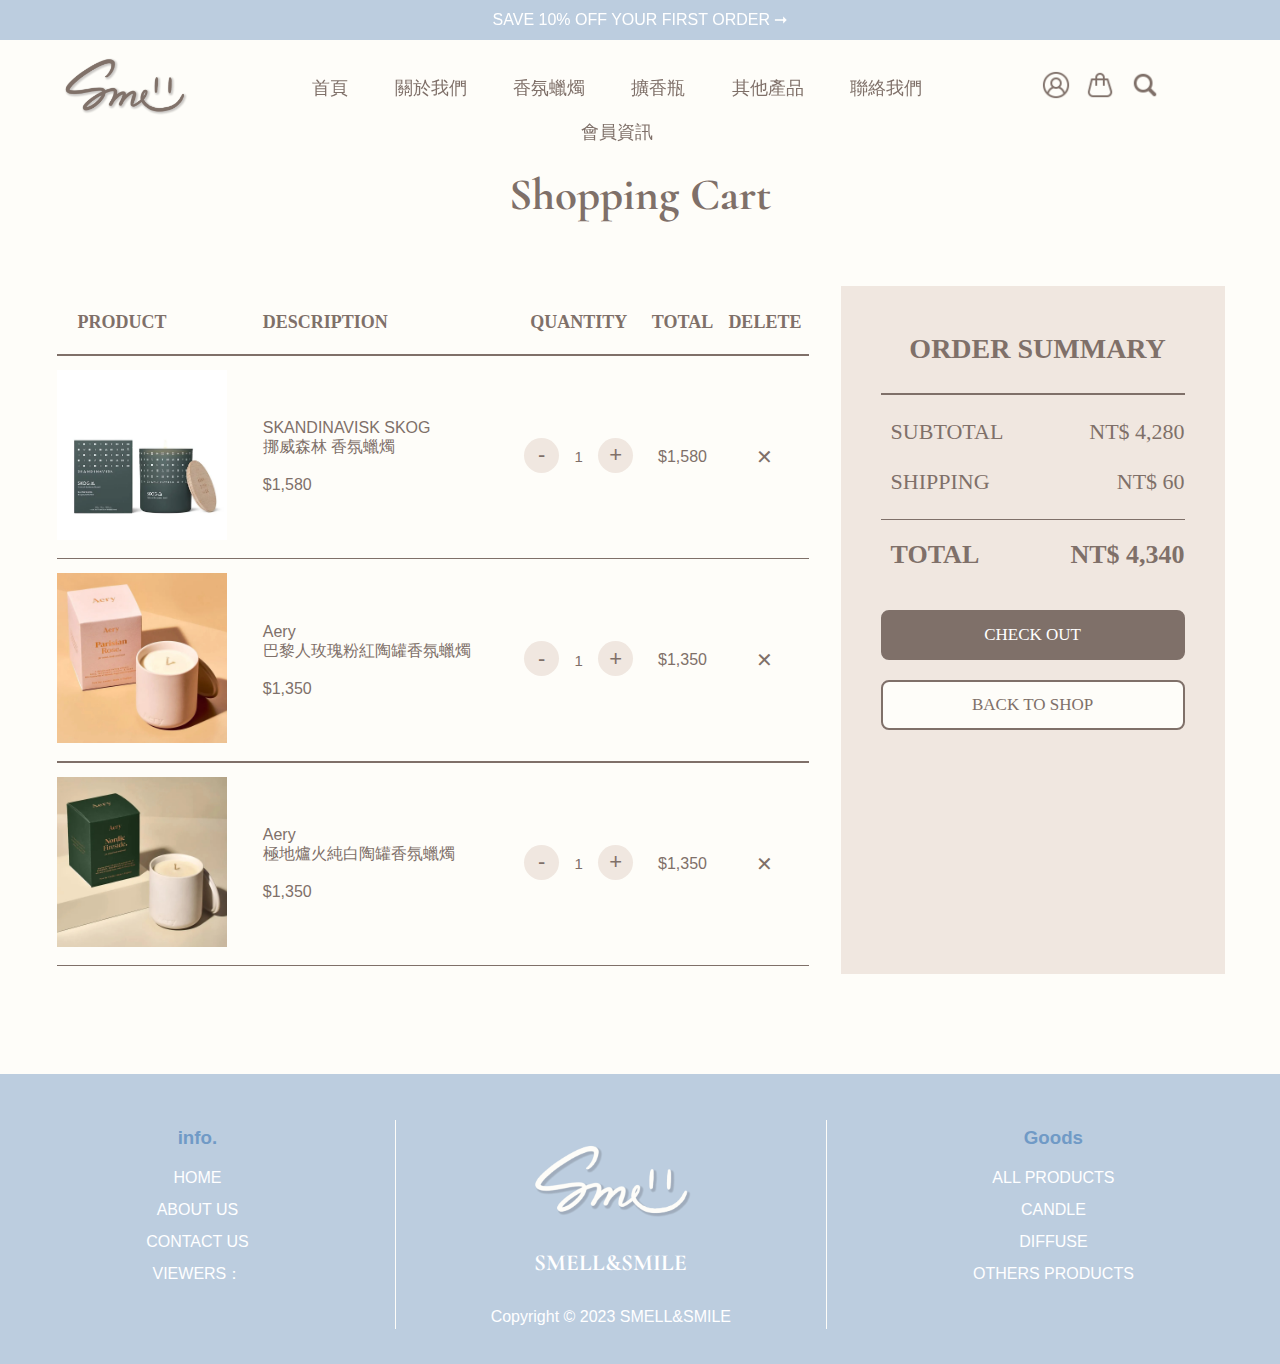
<file: shoppingcart.html>
<!DOCTYPE html>
<html lang="en">
<head>
    <meta charset="UTF-8">
    <meta http-equiv="X-UA-Compatible" content="IE=edge">
    <meta name="viewport" content="width=device-width, initial-scale=1.0">
    <title>購物車</title>
    <link rel="stylesheet" href="assets/index.css">
    <link rel="stylesheet" href="assets/shoppingcart.css">
    <script>
        function minus(ctn_num) {
            var num = Number(document.getElementsByClassName("input_num")[ctn_num].value);
            if (num > 1) {
                document.getElementsByClassName("input_num")[ctn_num].value = num - 1;
            }
        }

        function add(ctn_num) {
            var num = Number(document.getElementsByClassName("input_num")[ctn_num].value);
            if (num < 100) {
                document.getElementsByClassName("input_num")[ctn_num].value = num + 1;
            }
        }
    </script>
</head>
<body>
    <header>
        <div class="blue">SAVE 10% OFF YOUR FIRST ORDER ➞</div>
        <div class="head">
          <div class="logo"><img src="image/photo/logo2.png" style="width:130px"></div>
          <nav>
            <a href="index.html">首頁</a>
            <a href="aboutus.html">關於我們</a>
            <a href="candle.html">香氛蠟燭</a>   
            <a href="diffuse.html">擴香瓶</a>
            <a href="other.html">其他產品</a>
            <a href="contact.html">聯絡我們</a>
            <a href="profile.html">會員資訊</a>
         </nav>
         <div class="icon">
             <div>
                <a href="login.html"><img src="image/photo/person.png" style="width:30px"></a>
             </div>
             <div>
              <a href="shoppingcart.html"><img src="image/photo/shopping.png" style="width:30px"></a>
           </div>          
          <div class="search">
              <form>
                <img src="image/photo/magnifier.png" style="width:30px">
                <input type="search" id="search" name="search" placeholder="Search..." />     
              </form>
          </div>	
         </div>
         </div>
        </div>
    </header>
    <section>
        <div class="cart">
            <!-- <hr class="cartitle" data-content="SHOPPING CART"> -->
            <div class="cartitle">Shopping Cart</div>
            <div class="carlist">
                <div class="itemcar">
                    <table class="cartab">
                        <tr class="trtit">
                            <td class="tds" style="padding-left: 20px;">PRODUCT</td>
                            <td class="tds">DESCRIPTION</td>
                            <td>QUANTITY</td>
                            <td>TOTAL</td>
                            <td>DELETE</td>
                        </tr>
                        <tr><td colspan="6"><hr></td></tr>
                        <tr>
                            <td class="tds"><img src="image/candle/c1-1.jpg"></td>
                            <td class="tds">SKANDINAVISK SKOG<br>挪威森林 香氛蠟燭<br><br>$1,580</td>
                            <td>
                                 <div class="quant">
                                     <input type="button" value="-" class="btn" onclick="minus(0)">
                                     <input type="text" value="1" class="input_num">
                                     <input type="button" value="+" class="btn" onclick="add(0)">
                                 </div>
                            </td>
                            <td>$1,580</td>
                            <td><button class="delete" name="delet_b" value="">✕</button></td>
                        </tr>
                        <tr><td colspan="6"><hr></td></tr>
                        <tr>
                            <td class="tds"><img src="image/candle/c2-1.jpg"></td>
                            <td class="tds">Aery<br>巴黎人玫瑰粉紅陶罐香氛蠟燭<br><br>$1,350</td>
                            <td>
                                <div class="quant">
                                    <input type="button" value="-" class="btn" onclick="minus(1)">
                                    <input type="text" value="1" class="input_num">
                                    <input type="button" value="+" class="btn" onclick="add(1)">
                                </div>
                            </td>
                            <td>$1,350</td>
                            <td><button class="delete" name="delet_b" value="">✕</button></td>
                        </tr>
                        <tr><td colspan="6"><hr></td></tr>
                        <tr>
                            <td class="tds"><img src="image/candle/c3-1.jpg"></td>
                            <td class="tds">Aery<br>極地爐火純白陶罐香氛蠟燭<br><br>$1,350</td>
                            <td>
                                <div class="quant">
                                    <input type="button" value="-" class="btn" onclick="minus(2)">
                                    <input type="text" value="1" class="input_num">
                                    <input type="button" value="+" class="btn" onclick="add(2)">
                                </div>
                            </td>
                            <td>$1,350</td>
                            <td><button class="delete" name="delet_b" value="">✕</button></td>
                        </tr>
                        <tr><td colspan="6"><hr></td></tr>
                    </table>
                </div>
                <div class="total">
                    <p class="title_sum">ORDER SUMMARY</p>
                    <hr>
                    <div class="title_s"><p>SUBTOTAL</p><p>NT$ 4,280</p></div>
                    <div class="title_s" style="padding-bottom: 24px;"><p>SHIPPING</p><p>NT$ 60</p></div>
                    <hr>
                    <div class="title_t"><p>TOTAL</p><p>NT$ 4,340</p></div>
                    <input type="button" value="CHECK OUT" class="button_check"><br>
                    <input type="button" value="BACK TO SHOP" class="button_back">
                </div>
            </div>

        </div>
    </section>

    <footer>
        <div class="foot">
          <div>
            <h3 style="color: #709ac6; line-height: 0;">info.</h3><br>
            <a href="index.html">HOME</a><br>
            <a href="aboutus.html">ABOUT US</a><br>
            <a href="contact.html">CONTACT US</a><br>
            <div style="line-height: 2;">VIEWERS：</div>
          </div>
          <div class="hrr"><img src="image/photo/logo白.png" style="width:250px"><br><h3 class="eng" style="font-size: 23px;">SMELL&SMILE</h3><br>Copyright © 2023 SMELL&SMILE</div>
          <div>
            <h3 style="color: #709ac6; line-height: 0;">Goods</h3><br>
            <a href="allpd.html">ALL PRODUCTS</a><br>
            <a href="candle.html">CANDLE</a><br>
            <a href="diffuse.html">DIFFUSE</a><br>
            <a href="other.html">OTHERS PRODUCTS</a>
          </div>
        </div>
    </footer>
    
</body>
</html>
</file>
<file: assets/index.css>
@import url('https://fonts.googleapis.com/css2?family=Cormorant:wght@400;600&display=swap');

*{
    padding: 0px;
    margin: 0px;
    box-sizing: border-box;
}
/* header */
header{
  position: fixed;
  width: 100%;
  z-index: 1000;
}
.blue{
    background-color: #bccddf;
    width: 100%;
    height: 40px;
    color:white;
    line-height: 40px;
    text-align: center;
}
.head{
    background-color: #fefdf9;
    width: 100%;
    height: 100px;
    display: flex;
    justify-content: space-evenly;
}

body {
    font-family: Verdana, sans-serif;
    background-color: #fefdf9;
}

nav{
  text-align: center;
  width: 55%;
  padding-top: 26px;
  padding-left:6px;
}
nav a{
    padding: 10px 17px ;
    margin-right:8px;
    display: inline-block;
    color: #7f7069;
    font-size: 18px;
    text-decoration:none;
}
nav a:hover{
    box-shadow: 0 3px;
    padding-bottom:10px;
    color: #988a81;
    transition: all 0.3s;
}
.icon{
  width: 12%;
  display: flex;
  justify-content: space-around;
  padding-top: 30px;
  margin-right: 30px;
}

.logo{
  padding-top: 15px;
  margin-right:10px ;
}

/* 搜尋框 */
.search {
  width: 50px;
  /* vertical-align: middle; */
  white-space: nowrap;
  position: relative;
  /* padding-right: 30px; */
  display: flex;
  /* justify-content: space-around; */
  /* align-items: center; */
  
}

.search input#search {
  width: 0px;
  height: 25px;
  background-color: #f0e7e0;
  border: none;
  font-size: 10pt;
  /* float: left; */
  color: #ffffff;
  padding-left: 0px;
  border-radius: 5px;
  color: #d17c7c;
  transition: width .55s ease;
  position: absolute;
  margin-top: 5px;
  margin-left: 3px;
  
}
.search input#search:focus,
.search input#search:active {
  outline: none;
  width: 120px;
}

.search:hover input#search {
  width: 120px;
}

.search:hover{
  color: #b7d7ee;
}

/* footer */
footer{
  height: 290px;
  background-color: #bccddf;
}
.foot{
padding-top: 30px;
height:250px;
display: flex;
justify-content: space-evenly;
align-items: center; /* 垂直置中 */   
text-align: center;
color: white;
line-height: 1.5;
}
.foot a{
text-decoration:none;
color: white;
line-height: 2;
}
.foot a:hover{
  text-decoration: underline;
  color: white;
}
.hrr{
margin-top: 20px;
padding: 0 90px 0 90px;
border-right:1px solid #fefdf9;
border-left:1px solid #fefdf9;
}


/*廣告卷軸*/
.mySlides {display: none;
}
/* Slideshow container */
.slideshow-container {
  max-width: 100%;
  padding-top: 140px;
  /* height: 375px; */
  /* position: relative;
  margin: auto; */
}

/* The dots/bullets/indicators */
.dot {
  height: 15px;
  width: 15px;
  margin: 0 2px;
  background-color: #bbb;
  border-radius: 50%;
  display: inline-block;
  transition: background-color 1s ease;
}

.active {
  background-color: #717171;
}

/* Fading animation */
.fade {
  animation-name: fade;
  animation-duration: 2.5s;
}

@keyframes fade {
  from {opacity: .4} 
  to {opacity: 1}
}

/* On smaller screens, decrease text size */
@media only screen and (max-width: 300px) {
  .text {font-size: 11px}
}

.card1 {
   height: 480px;
   width: 100%;
   background-color: #fefdf9;
   display: flex;
   justify-content: space-evenly;
}
.card2 {
   height: 600px;
   background-color: #f0e7e0;
   display: flex;
   justify-content: space-evenly;
   align-items: center /* 垂直置中 */   
}
.card3{
  height: 800px;
}

 
 
 .shw {
  height: 400px;
  padding: 0px;
  box-shadow: 18px 18px 0px 0px #7f7069;
  text-align: center;
  transition: all 0.4s ease-out;
 }
 .shw:hover{
  transform:scale(1.05,1.05);  
 }

 .about{
  width: 50%;
   padding-top: 20px;
   text-align: center;
 }
.about img{
  filter: drop-shadow(2px 2px 2px #7f7069);
  transition: all 0.3s ease-out; 
}
.about img:hover{
  transform:scale(1.1,1.1);
 }

.card1 img{
  padding: 8px;
}

.card1 img:hover{
  opacity:0.7;
  /* border: 2.5px #717171 solid;
  padding:8px; */
  box-shadow: 0 0 0px 2.3px #717171;
  transition: all 0.4s;
}

/* 按鈕動畫 */
.button {
  display: inline-block;
  border-radius: 10px;
  background-color: #7f7069;
  border: none;
  color: #FFFFFF;
  text-align: center;
  font-size: 18px;
  padding: 12px;
  width: 150px;
  transition: all 0.5s;
  cursor: pointer;
  margin: 30px;
  font-family: 'Cormorant', serif;
}

.button span {
  cursor: pointer;
  display: inline-block;
  position: relative;
  transition: 0.5s;
}

.button span:after {
  content: '»';
  position: absolute;
  opacity: 0;
  top: 0;
  right: -20px;
  transition: 0.5s;
}

.button:hover span {
  padding-right: 25px;
}

.button:hover span:after {
  opacity: 1;
  right: 0;
}

.array1{
   margin-top: 50px;
   display: flex;
   justify-content: center;
}
.item1{
  margin: 0 35px 0 35px;
  background-color: #f0e7e0;
  height: 500px;
  border-top-left-radius: 50%;
  border-top-right-radius: 50%;
  /* box-shadow: 0 0px 14px 0 rgba(0, 0, 0, 0.2); */  
  filter: drop-shadow(0px 0px 8px rgba(0, 0, 0, 0.2));
  transform:scale(1,1);
  transition: all 0.2s ease-out;

}
.item1:hover{
  filter: drop-shadow(0px 0px 8px rgba(0, 0, 0, 0.2));
  transform:scale(1.03,1.03);
}
.item1 img{
  border-top-left-radius: 50%;
  border-top-right-radius: 50%;  
}
.itemph img{
  width: 400px;
  height: 400px;
}
.itemph2 img{
  width: 350px;
  height: 350px;
}
.besttxt{
  text-align: center;
  color: #7f7069;
  padding-top: 20px;
  line-height: 1.5;
  font-size: 17px;
  
}

/* 分割線 */
.hr-solid-content {
  color: #7f7069;
  border: 0;
  font-size: 37px;
  /* font-weight: bold; */
  padding: 1em 0;
  position: relative;
  margin-top: 40px;
  font-family: 'Cormorant', serif;
  font-weight: bolder;
  
}
.hr-solid-content::before {
  content: attr(data-content);
  position: absolute;
  padding: 0 1ch;
  line-height: 1px;
  border: solid #7f7069;
  border-width: 0 500px;
  width: fit-content;
  white-space: nowrap;
  left: 50%;
  transform: translateX(-50%);
}

.eng{
  font-family: 'Cormorant', serif;
}
</file>
<file: assets/aboutus.css>
@import url('https://fonts.googleapis.com/css2?family=Cormorant+Garamond:wght@600&family=Cormorant:wght@400;600&display=swap');

.prolist {
    padding-top: 140px;
}

.protitle {
    color: #7f7069;
    text-align: center;
    line-height: 2;
    padding: 0px 0 45px 0;
    font-size: 28px;
    font-weight: bold;
    font-family: 'Cormorant Garamond', serif;
}

/* 分割線 */
.prohr {
    color: #7f7069;
    border: 0;
    font-size: 35px;
    padding: 1em 0;
    position: relative;
    margin-top: 20px;
    font-family: 'Cormorant Garamond', serif;
    font-weight: bolder;

}

.prohr::before {
    content: attr(data-content);
    position: absolute;
    padding: 0 1ch;
    line-height: 1px;
    border: solid #7f7069;
    border-width: 0 544px;
    width: fit-content;
    white-space: nowrap;
    left: 50%;
    transform: translateX(-50%);
}

.proarray {
    width: 100%;
    display: flex;
    justify-content: center;
    flex-wrap: wrap;
    height: 1200px;
}

.proarray a {
    text-decoration: none;
}

.proitem {
    background-color: #f0e7e0;
    width: 380px;
    height: 480px;
    margin: 10px 38px 80px 38px;
    transform: scale(1, 1);
    transition: all 0.2s ease-out;
    /* border-top-left-radius: 50%;
    border-top-right-radius: 50%; */
    filter: drop-shadow(0px 0px 8px rgba(0, 0, 0, 0.2));
}

.proitem:hover {
    filter: drop-shadow(0px 0px 8px rgba(0, 0, 0, 0.2));
    transform: scale(1.03, 1.03);
}

.flip-container {
    perspective: 1000px;
}

.flip-container:hover .flipper {
    transform: rotateY(180deg);
}

.flip-container,
.card-front,
.card-back {
    width: 380px;
    height: 480px;
}

.flipper {
    transition: 0.3s;
    transform-style: preserve-3d;
}

.card-front,
.card-back {
    backface-visibility: hidden;
    position: absolute;
    top: 0;
    left: 0;
}

.card-front {
    z-index: 2;
}

.card-back {
    transform: rotateY(180deg);
}

.card-front {
    color: #7f7069;
    font-size: 20px;
    position: absolute;
    padding: 20%;
    top: 60%;
    left: 50%;
    transform: translate(-50%, -50%);
    text-align: center;
    font-weight: bolder;
}

.flipper {
    text-align: center;
    /* padding-top: 10px; */

}

.flipper img {
    width: 380px;
    height: 400px;
    text-align: center;
    opacity: 0.85;
    /* border-top-left-radius: 50%;
    border-top-right-radius: 50%; */
    /* transform:scale(1,1);
    transition: all 0.5s ease-out; */

}

.flipper img:hover {
    transition: 0.5s;
    /* transform:scale(1.05,1.05); */
}

.card-back {
    position: absolute;
    top: 0;
    bottom: 0;
    left: 0;
    right: 0;
    height: 400px;
    width: 380px;
    opacity: 0;
    transition: .3s ease;
    background-color: #ffffff;
    /* border-top-left-radius: 50%;
    border-top-right-radius: 50%; */
}

.flipper:hover .card-back {
    opacity: 0.5;
}

.LINK {
    color: #000000;
    font-size: 30px;
    position: absolute;
    top: 50%;
    left: 50%;
    transform: translate(-50%, -50%);
    text-align: center;
}

.LINK img {
    width: 100px;
    height: 100px;
    text-align: center;
    /* border-top-left-radius: 50%;
    border-top-right-radius: 50%; */
    /* transform:scale(1,1);
    transition: all 0.5s ease-out; */

}

.protxt {
    text-align: center;
    font-size: 35px;
    color: #7f7069;
    padding-top: 10px;
}
</file>
<file: assets/b_item.css>
@import url('https://fonts.googleapis.com/css2?family=Cormorant:wght@400;600&display=swap');

* {
    padding: 0px;
    margin: 0px;
    box-sizing: border-box;
}

/* header */
header {
    position: fixed;
    width: 100%;
    z-index: 1000;
}

.head {
    background-color: #bccddf;
    width: 100%;
    height: 120px;
    display: flex;
    justify-content: center;
    align-items: center;
}

body {
    font-family: Verdana, sans-serif;
    background-color: #fefdf9;
}

nav {
    text-align: center;
    /* width: 55%;
    padding-top: 26px;
    padding-left: 6px; */
}
nav a {
    padding: 10px 17px;
    margin-left: 43px;
    display: inline-block;
    color: white;
    font-size: 20px;
    text-decoration: none;
    
}

nav a:hover {
    box-shadow: 0 3px;
    padding-bottom: 10px;
    color: #709ac6;
    transition: all 0.3s;
}

.logo {
    margin: 20px 0 20px 0;
    width: 20%;
    text-align: center;
    /* padding-top: 15px; */
    border-right: 1px solid #fefdf9;
    border-left: 1px solid #fefdf9;
}
.tit{
    color: white;
    padding-right: 60px;
    font-size: 20px;
}


/* 管理商品 */
.b_body {
    height: 800px;
    text-align: center;
    padding-top: 180px;
    align-items: center;
    display: flex;
    flex-direction: column;
    flex: content;
}

.b_about {
    width: 300px;
}

.b_about p {
    font-size: 30px;
    color: #709ac6;
    margin-bottom: 15px;
}

.b_about a {
    text-decoration: none;
    color: #7f7069;
    font-size: 18px;
    line-height: 2;
}

.b_about a:hover {
    text-decoration: underline;
    color: #7f7069;
}

.items {
    width: 500px;
    margin-top: 20px;
    color: #7f7069;
    align-items: center;
}

.items form {
    line-height: 2;
}
.itinp{
    background-color: #f0e7e0;
    /* border: 1px solid #988a81; */
    border: none;
    border-radius: 10px;
    width: 250px;
    height: 30px;
    outline: none;
    margin: 10px 20px 10px 20px;
}
textarea{
    background-color: #f0e7e0;
    border: none;
    border-radius: 10px;
    width: 250px;
    height: 100px;
    outline: none;
    margin: 10px 20px 10px 20px;
}
.items div{
    display: flex;
    align-items: center;
    justify-content: center;
}
.itbtn{
    background-color: #7f7069;
    border: none;
    padding: 10px 15px 10px 15px;
    font-size: 16px;
    color: white;
    border-radius: 10px;
    margin-right: 10px
}
.itbtn:hover{
    background-color: #f0e7e0;
    /* border: 1px solid #7f7069; */
    color: #7f7069;
}
</file>
<file: assets/b_order.css>
@import url('https://fonts.googleapis.com/css2?family=Cormorant:wght@400;600&display=swap');

* {
    padding: 0px;
    margin: 0px;
    box-sizing: border-box;
}

/* header */
header {
    position: fixed;
    width: 100%;
    z-index: 1000;
}

.head {
    background-color: #bccddf;
    width: 100%;
    height: 120px;
    display: flex;
    justify-content: center;
    align-items: center;
}

body {
    font-family: Verdana, sans-serif;
    background-color: #fefdf9;
}

nav {
    text-align: center;
    /* width: 55%;
    padding-top: 26px;
    padding-left: 6px; */
}
nav a {
    padding: 10px 17px;
    margin-left: 43px;
    display: inline-block;
    color: white;
    font-size: 20px;
    text-decoration: none;
    
}

nav a:hover {
    box-shadow: 0 3px;
    padding-bottom: 10px;
    color: #709ac6;
    transition: all 0.3s;
}

.logo {
    margin: 20px 0 20px 0;
    width: 20%;
    text-align: center;
    /* padding-top: 15px; */
    border-right: 1px solid #fefdf9;
    border-left: 1px solid #fefdf9;
}
.tit{
    color: white;
    padding-right: 60px;
    font-size: 20px;
}


/* 管理商品 */
.b_body {
    height: 700px;
    text-align: center;
    padding-top: 180px;
    align-items: center;
    display: flex;
    flex-direction: column;
    flex: content;
}

.b_about {
    width: 300px;
}

.b_about p {
    font-size: 30px;
    color: #709ac6;
    margin-bottom: 40px;
}

.b_about a {
    text-decoration: none;
    color: #988a81;
    line-height: 2;
}

.b_about a:hover {
    text-decoration: underline;
    color: #988a81;
}

.b_order {
    margin-left: 400px;
    display: flex;
    align-items: center;
    word-wrap: break-word;

}

.b_order img {
    border-radius: 50%;
    width: 120px;
    height: 120px;
    margin-right: 50px;
}

.b_order hr {
    background-color: white;
    border: none;
    height: 1px;
    width: 540px;
}
.bpro{
    color: #7f7069;
    text-align: left;
}
</file>
<file: assets/b_stage.css>
@import url('https://fonts.googleapis.com/css2?family=Cormorant:wght@400;600&display=swap');

* {
    padding: 0px;
    margin: 0px;
    box-sizing: border-box;
}

/* header */
header {
    position: fixed;
    width: 100%;
    z-index: 1000;
}

.head {
    background-color: #bccddf;
    width: 100%;
    height: 120px;
    display: flex;
    justify-content: center;
    align-items: center;
}

body {
    font-family: Verdana, sans-serif;
    background-color: #fefdf9;
}

nav {
    text-align: center;
    /* width: 55%;
    padding-top: 26px;
    padding-left: 6px; */
}

nav a {
    padding: 10px 17px;
    margin-left: 43px;
    display: inline-block;
    color: white;
    font-size: 20px;
    text-decoration: none;
    
}

nav a:hover {
    box-shadow: 0 3px;
    padding-bottom: 10px;
    color: #709ac6;
    transition: all 0.3s;
}

.logo {
    margin: 20px 0 20px 0;
    width: 20%;
    text-align: center;
    /* padding-top: 15px; */
    border-right: 1px solid #fefdf9;
    border-left: 1px solid #fefdf9;
}
.tit{
    color: white;
    padding-right: 60px;
    font-size: 20px;
}

/* 後臺主頁 */
.b_body {
    height: 700px;
    text-align: center;
    padding-top: 180px;
    display: flex;
}

.b_about {
    width: 300px;
    flex: content;
}

.b_about p {
    font-size: 30px;
    color: #709ac6;
    margin-bottom: 15px;
}

.b_about a {
    font-size: 18px;
    text-decoration: none;
    color: #988a81;
    padding-bottom: 10px;
    line-height: 3;
}

.b_about a:hover {
    text-decoration: underline;
    color: #988a81;
}
</file>
<file: assets/productlist.css>
@import url('https://fonts.googleapis.com/css2?family=Cormorant+Garamond:wght@600&family=Cormorant:wght@400;600&display=swap');

.prolist{
    padding-top: 140px;
}
.protitle{
    color: #7f7069;
    text-align: center;
    line-height: 2;
    padding: 0px 0 45px 0;
    font-size: 28px;
    font-weight: bold;
    font-family: 'Cormorant Garamond', serif;
   
}
/* 分割線 */
.prohr{
    color: #7f7069;
    border: 0;
    font-size: 35px;
    padding: 1em 0;
    position: relative;
    margin-top: 20px;
    font-family: 'Cormorant Garamond', serif;
    font-weight: bolder;
    
  }
  .prohr::before {
    content: attr(data-content);
    position: absolute;
    padding: 0 1ch;
    line-height: 1px;
    border: solid #7f7069;
    border-width: 0 480px;
    width: fit-content;
    white-space: nowrap;
    left: 50%;
    transform: translateX(-50%);
  }
  
.proarray{
    width: 100%;
    display: flex;
    justify-content: center;
    flex-wrap: wrap;
}
.proarray a{
    text-decoration: none;
}
.proitem{
    background-color:#f0e7e0 ;
    width: 350px;
    height: 480px;
    margin: 10px 38px 80px 38px;
    transform:scale(1,1);
    transition: all 0.2s ease-out;
    /* border-top-left-radius: 50%;
    border-top-right-radius: 50%; */
    filter: drop-shadow(0px 0px 8px rgba(0, 0, 0, 0.2));
}
.proitem:hover{
    filter: drop-shadow(0px 0px 8px rgba(0, 0, 0, 0.2));
    transform:scale(1.03,1.03);
}
.proimg{
    text-align: center;
    /* padding-top: 10px; */
    
}
.proimg img{
    width: 350px;
    height: 350px;
    text-align: center;
    /* border-top-left-radius: 50%;
    border-top-right-radius: 50%; */
    /* transform:scale(1,1);
    transition: all 0.5s ease-out; */

}
.proimg img:hover{
    /* opacity: 0.8; */
    transition: 0.5s;
    /* transform:scale(1.05,1.05); */
}
.overlay{
  position: absolute;
  top: 0;
  bottom: 0;
  left: 0;
  right: 0;
  height: 350px;
  width: 350px;
  opacity: 0;
  transition: .3s ease;
  background-color: #ffffff;
  /* border-top-left-radius: 50%;
    border-top-right-radius: 50%; */
}
.proimg:hover .overlay{
    opacity: 0.5;
}
.shop{
    color: #000000;
    font-size: 30px;
    position: absolute;
    top: 50%;
    left: 50%;
    transform: translate(-50%, -50%);
    text-align: center;
}

.protxt{
    text-align: center;
    color: #7f7069;
    padding-top: 20px;
}
</file>
<file: assets/contact.css>
@import url('https://fonts.googleapis.com/css2?family=Cormorant:wght@400;600&display=swap');
.contact{
    padding-top: 140px;
    height: 1250px;
}
.contop{
    display: flex;
    justify-content: center;
    margin-top: 38px;
    
}
.ctleft{
    width: 38%;
    padding: 10px;
}
.ctleft p{
    color: #7f7069;
    margin: 20px 0 20px 0;
}
.get{
    font-size: 60px;
    font-family: 'Cormorant', serif;
    font-weight: bolder;
    padding-bottom: 20px;
}
.txt1{
    font-weight: bold;
}
.txt2{
    padding-bottom: 20px;
}

.ctright{
    width: 480px;
    text-align: center;
    background-color: #f0e7e0;
    color: #7f7069;
    padding: 30px;
    margin-left: 50px;
}
.inf{
    border: none;
    width: 350px;
    height: 35px;
    padding-left: 10px;
    border-radius: 10px;
    outline: none;
    margin-top: 18px;

}
form textarea {
    margin-bottom: 3px;
    resize: none;
    width: 350px;
    height: 160px;
    border: none;
    border-radius: 10px;
    padding: 10px 0 0 10px;
    outline: none;
    margin-top: 18px;

}
.submit{
    border: none;
    width: 350px;
    height: 45px;
    margin-bottom: 18px;
    background-color: #9e8e87;
    color: white;
    border-radius: 10px;
    font-size: 16px;
}
.submit:hover{
    background-color:#fefdf9;
    border:2px solid #7f7069;
    color: #7f7069;
}

.map{
    margin: 80px 0 50px 0;
    width: 100%;
    text-align: center;
}
</file>
<file: assets/item.css>
@import url('https://fonts.googleapis.com/css2?family=Cormorant:wght@400;600&display=swap');
* {
    padding: 0px;
    margin: 0px;
    box-sizing: border-box;
}

/* header */
header {
    position: fixed;
    width: 100%;
    z-index: 1000;
}

.blue {
    background-color: #bccddf;
    width: 100%;
    height: 40px;
    color: white;
    line-height: 40px;
    text-align: center;
}

.head{
    background-color: #fefdf9;
    width: 100%;
    height: 100px;
    display: flex;
    justify-content: space-evenly;
}

body {
    font-family: Verdana, sans-serif;
    background-color: #fefdf9;
}

nav{
  text-align: center;
  width: 55%;
  padding-top: 26px;
  padding-left:6px;
}
nav a{
    padding: 10px 17px ;
    margin-right:8px;
    display: inline-block;
    color: #7f7069;
    font-size: 18px;
    text-decoration:none;
}
nav a:hover{
    box-shadow: 0 3px;
    padding-bottom:10px;
    color: #988a81;
    transition: all 0.3s;
}
.icon{
  width: 12%;
  display: flex;
  justify-content: space-around;
  padding-top: 30px;
  margin-right: 30px;
}

.logo {
    padding-top: 15px;
    margin-right: 10px;
}
/* 搜尋框 */
.search {
    width: 50px;
    /* vertical-align: middle; */
    white-space: nowrap;
    position: relative;
    /* padding-right: 30px; */
    display: flex;
    /* justify-content: space-around; */
    /* align-items: center; */
    
  }
  
  .search input#search {
    width: 0px;
    height: 25px;
    background-color: #f0e7e0;
    border: none;
    font-size: 10pt;
    /* float: left; */
    color: #ffffff;
    padding-left: 0px;
    border-radius: 5px;
    color: #d17c7c;
    transition: width .55s ease;
    position: absolute;
    margin-top: 5px;
    margin-left: 3px;
    
  }
  .search input#search:focus,
  .search input#search:active {
    outline: none;
    width: 120px;
  }
  
  .search:hover input#search {
    width: 120px;
  }
  
  .search:hover{
    color: #b7d7ee;
  }
  

/* footer */
footer {
    height: 290px;
    background-color: #bccddf;
}

.foot {
    padding-top: 30px;
    height: 250px;
    display: flex;
    justify-content: space-evenly;
    align-items: center;
    /* 垂直置中 */
    text-align: center;
    color: white;
    line-height: 1.5;
}

.foot a {
    text-decoration: none;
    color: white;
    line-height: 2;
}
.foot a:hover{
    text-decoration: underline;
    color: white;
  }

.hrr {
    margin-top: 20px;
    padding: 0 90px 0 90px;
    border-right: 1px solid #fefdf9;
    border-left: 1px solid #fefdf9;
}
.eng{
    font-family: 'Cormorant', serif;
  }

/* 商品頁面 */
body {
    background-color: #fefdf9;
}

.introduce {
    width: 100%;
    height: 700px;
    padding-top: 200px;
    margin-bottom: 70px;
    display: flex;
    justify-content: center;
}

/* 右側介紹 */
.title {
    text-align: left;
    width: 48%;
    /* padding-right: 13%; */
    padding: 0 30px 30px 30px;
    color: #7f7069;
}

.titpro {
    display: flex;
    justify-content: space-between;
    align-items: center
}

.title_a {
    font-size: 28px;
    font-weight: bold;
    padding: 10px;
}

.title_b {
    font-size: 18px;
    padding: 0px 0 0 10px;
}

.title_c {
    font-size: 16px;
    padding: 10px;
}

.proprice {
    font-size: 22px;
    padding-right: 30px;
}

.price {
    text-align: center;
    background-color: #f0e7e0;
}

.price p {
    display: inline-block;
}

/* 數量加減 */
.center {
    text-align: center;
    /* background-color: #f0e7e0; */
}

.number {
    padding: 10px;
    /* background-color: #f0e7e0; */
}

.input_num {
    border: 0px;
    text-align: center;
    width: 60px;
    margin: 0px;
    height: 40px;
    background-color: #fefdf9;
    font-size: 15px;
    color: #7f7069;
}

.btn {
    border: 0px;
    margin-right: 0px;
    font-size: 22px;
    width: 40px;
    height: 40px;
    background-color: #f0e7e0;
    border-radius: 5px;
    color: #7f7069;
}

.btn:hover {
    cursor: pointer;
    color: #988a84;
    font-weight: bold;
}

/* 購物按鈕 */
.shopping {
    width: 100%;
    display: flex;
    justify-content: space-evenly;
    padding: 8px 10px 28px 10px;
    margin-bottom: 22px;
    border-bottom: 1px solid #7f7069;
}

.button_shop {
    width: 230px;
    height: 40px;
    /* margin-top: 3px; */
    border: 2px solid;
    border-color: #7f7069;
    border-radius: 8px;
    background-color: #f0e7e0;
    color: #7f7069;
    margin: 0 0px 0 10px;
    font-size: 15px;
}

.button_shop:hover {
    background-color: #7f7069;
    color: white;
    cursor: pointer;
}


/* 左側圖片 */
.image {
    width: 40%;
    padding: 0 30px 30px 30px;
}

/*控制三個文字的樣式*/
.img label[for="imgInput1"] {
    left: 0;
}

.img label[for="imgInput2"] {
    left: 30px;
}

/*當點擊按鈕文字時2，控制ul顯示的內容*/
#imgInput1:checked~ul {
    margin-left: 0;
}

#imgInput2:checked~ul {
    margin-left: -450px;
}

/* 相關商品 */

.hr-solid-content {
    color: #7f7069;
    border: 0;
    font-size: 34px;
    padding: 75px 0 40px 0;
    position: relative;
    margin-top: 40px;
    font-family: 'Cormorant', serif;
    font-weight: bolder;
    
  }

.hr-solid-content::before {
    content: attr(data-content);
    position: absolute;
    padding: 0 1ch;
    line-height: 1px;
    border: solid #7f7069;
    border-width: 0 500px;
    width: fit-content;
    white-space: nowrap;
    left: 50%;
    transform: translateX(-50%);
}

.hot {
    background-color: #f0e7e0;
    height: 720px;
}

.otherItem {
    width: 90%;
    height: 600px;
    margin: 0% 5%;
    margin-top: 40px;
    display: flex;
    justify-content: center;
}
.item1{
    margin: 0 35px 0 35px;
    background-color: #f0e7e0;
    height: 500px;
    border-top-left-radius: 50%;
    border-top-right-radius: 50%;
    /* box-shadow: 0 0px 14px 0 rgba(0, 0, 0, 0.2); */  
    filter: drop-shadow(0px 0px 8px rgba(0, 0, 0, 0.2));
    transform:scale(1,1);
    transition: all 0.2s ease-out;
  
  }
  .item1:hover{
    filter: drop-shadow(0px 0px 8px rgba(0, 0, 0, 0.2));
    transform:scale(1.03,1.03);
}
  .item1 img{
    border-top-left-radius: 50%;
    border-top-right-radius: 50%;  
  }
  .itemph img{
    width: 400px;
    height: 400px;
  }
  .itemph2 img{
    width: 350px;
    height: 350px;
  }
  .besttxt{
    text-align: center;
    color: #7f7069;
    padding-top: 20px;
    line-height: 1.5;
    font-size: 17px;
    
  }
/* .item1 {

    width: 300px;
    height: 500px;
    text-align: center;
    position: relative;
    filter: drop-shadow(0px 0px 8px rgba(0, 0, 0, 0.2));
} */

/* .item2 {
    width: 300px;
    height: 500px;
    text-align: center;
    position: relative;
}

.item3 {
    width: 300px;
    height: 500px;
    text-align: center;
    position: relative;
} */

/* .item1 img {
    border-top-left-radius: 145px;
    border-top-right-radius: 145px;
    width: 300px;
    height: 400px;
    border: 1px solid gray; 
    margin-top: 50px;
} */

/* .item2 img {
    width: 300px;
    height: 400px;
    border: 1px solid gray;
    margin-top: 50px;
}

.item3 img {
    width: 300px;
    height: 400px;
    border: 1px solid gray;
    margin-top: 50px;
} */

/* .item1 div {
    border-top-left-radius: 145px;
    border-top-right-radius: 145px;
    opacity: 0;
    display: flex;
    align-items: flex-end;
    justify-content: center;
    position: absolute;
    background-color: white;
    color: black;
    font-size: 18px;
    width: 300px;
    height: 400px;
    top: 50px;
    left: 0;
    padding-bottom: 20px;
}

.item1 div:hover {
    opacity: 0.5;
    transition: opacity 0.3s;
    cursor: pointer;
} */

/* .item2 div {
    opacity: 0;
    display: flex;
    align-items: flex-end;
    justify-content: center;
    position: absolute;
    background-color: rgba(0, 0, 0, .3);
    color: white;
    font-size: 20px;
    width: 300px;
    height: 400px;
    top: 50px;
    left: 0;
}

.item2 div:hover {
    opacity: 1;
    transition: opacity 0.8s;
    cursor: pointer;
}

.item3 div {
    opacity: 0;
    display: flex;
    align-items: flex-end;
    justify-content: center;
    position: absolute;
    background-color: rgba(0, 0, 0, .3);
    color: white;
    font-size: 20px;
    width: 300px;
    height: 400px;
    top: 50px;
    left: 0;
}

.item3 div:hover {
    opacity: 1;
    transition: opacity 0.8s;
    cursor: pointer;
} */

/* 評論 */
.boardtit{
    font-family: 'Cormorant', serif;
    color:#709ac6; 
    margin-bottom: 25px;
    font-weight: bolder;
    font-size: 30px;
}
.comment {
    width: 90%;
    height: 550px;
    margin: 5% 5% 0% 5%;
    display: flex;
    justify-content: space-evenly;
    color: #7f7069;
}

/* 留言板 */
.board {
    width: 450px;
    height: 450px;
    text-align: center;
    background-color: #bccddf;
    padding: 30px 0 0 0;
    color: #fefdf9;
    border: 1px solid white;
    border-radius: 30px;
}

.board p {
    font-size: 20px;
    margin-top: 20px;
}

.content {
    text-align: left;
    padding-left: 45px;
}

.memberIcon {
    width: 30px;
    height: 30px;
    margin: 0 6px 0 0;
}

.memic {
    display: flex;
    align-items: center;
    justify-content: start;
    /* padding: 13px 0 0 0 ; */
}

.memberName {
    font-size: 15px;
    margin: 0 6px 0 6px;
}

.memberStar {
    font-size: 20px;
    margin: 0 6px 0 6px;

}

.message {
    /* padding: 0 0 20px 0; */
    margin: 13px 5px 10px 0;
    font-size: 18px;
}

.message hr {
    margin: 20px 40px 20px 0;
    background-color: white;
    border: none;
    height: 1px;
}

/* 輸入評論 */
.sendComment {
    background-color: #bccddf;
    width: 450px;
    height: 450px;
    text-align: center;
    padding: 30px 0 0 0;
    border-radius: 30px;
    color: white;
}

/* 
.sendComment p {
    font-size: 20px;
    margin-top: 20px;
} */

form {
    text-align: center;

}

.name {
    /* margin-top: 20px; */
    border: none;
    /* border-bottom: 1px solid black; */
    width: 350px;
    height: 30px;
    padding-left: 10px;
    border-radius: 10px;
    outline: none;
}

form hr {
    width: 240px;
    margin-left: 80px;
    border: 2px black;
}

form textarea {
    margin-bottom: 3px;
    resize: none;
    width: 350px;
    height: 160px;
    border: none;
    border-radius: 10px;
    padding: 10px 0 0 10px;
    outline: none;
}

/* 星星評分 */
.star {
    display: flex;
    flex-direction: row-reverse;
    justify-content: center;
    width: 100%;
    height: 40px;
    padding: 10px 0 0 10px;
}

.star input {
    display: none;
}

.star label {
    position: relative;
    cursor: pointer;
    font-size: 25px;
}

.star label::before {
    content: "★";
    position: absolute;
    opacity: 0;
}

.star label:hover::before,
.star label:hover~label:before {
    opacity: 1;
}

.star input:checked~label:before {
    opacity: 1;
}

.star:hover input:checked~label:before {
    opacity: 0.4;
}

.send {
    border-radius: 7%;
    background-color: #f0e7e0;
    border: none;
    width: 350px;
    height: 40px;
    border-radius: 10px;
    color: #7f7069;
    font-size: 17px;
}

.send:hover {
    color: white;
    cursor: pointer;
}
</file>
<file: assets/login.css>
@import url('https://fonts.googleapis.com/css2?family=Cormorant:wght@400;600&display=swap');
* {
    padding: 0px;
    margin: 0px;
    box-sizing: border-box;
}

/* header */
header {
    position: fixed;
    width: 100%;
    z-index: 1000;
}

.blue {
    background-color: #bccddf;
    width: 100%;
    height: 40px;
    color: white;
    line-height: 40px;
    text-align: center;
}

.head{
    background-color: #fefdf9;
    width: 100%;
    height: 100px;
    display: flex;
    justify-content: space-evenly;
}

body {
    font-family: Verdana, sans-serif;
    background-color: #fefdf9;
}

nav{
  text-align: center;
  width: 55%;
  padding-top: 26px;
  padding-left:6px;
}
nav a{
    padding: 10px 17px ;
    margin-right:8px;
    display: inline-block;
    color: #7f7069;
    font-size: 18px;
    text-decoration:none;
}
nav a:hover{
    box-shadow: 0 3px;
    padding-bottom:10px;
    color: #988a81;
    transition: all 0.3s;
}
.icon{
  width: 12%;
  display: flex;
  justify-content: space-around;
  padding-top: 30px;
  margin-right: 30px;
}

.logo {
    padding-top: 15px;
    margin-right: 10px;
}
/* 搜尋框 */
.search {
    width: 50px;
    /* vertical-align: middle; */
    white-space: nowrap;
    position: relative;
    /* padding-right: 30px; */
    display: flex;
    /* justify-content: space-around; */
    /* align-items: center; */
    
  }
  
  .search input#search {
    width: 0px;
    height: 25px;
    background-color: #f0e7e0;
    border: none;
    font-size: 10pt;
    /* float: left; */
    color: #ffffff;
    padding-left: 0px;
    border-radius: 5px;
    color: #d17c7c;
    transition: width .55s ease;
    position: absolute;
    margin-top: 5px;
    margin-left: 3px;
    
  }
  .search input#search:focus,
  .search input#search:active {
    outline: none;
    width: 120px;
  }
  
  .search:hover input#search {
    width: 120px;
  }
  
  .search:hover{
    color: #b7d7ee;
  }

/* footer */
footer {
    height: 290px;
    background-color: #bccddf;
}

.foot {
    padding-top: 30px;
    height: 250px;
    display: flex;
    justify-content: space-evenly;
    align-items: center;
    /* 垂直置中 */
    text-align: center;
    color: white;
    line-height: 1.5;
}

.foot a {
    text-decoration: none;
    color: white;
    line-height: 2;
}
.foot a:hover{
    text-decoration: underline;
    color: white;
  }

.hrr {
    margin-top: 20px;
    padding: 0 90px 0 90px;
    border-right: 1px solid #fefdf9;
    border-left: 1px solid #fefdf9;
}
.eng{
    font-family: 'Cormorant', serif;
  }

/* 登入/註冊 */
body {
    background-color: #fefdf9;
}

.LogReg {
    width: 100%;
    height: 740px;
    padding-top: 180px;
    display: flex;
    justify-content: center;
}

.log {
    position: relative;
    width: 600px;
    height: 480px;
    /* border: 1px solid black; */
    text-align: center;
    color: #FFF;
    overflow: hidden;
    border-radius: 20px;
    /* display: flex; */
    justify-content: center;
    filter: drop-shadow(0px 0px 9px rgba(0, 0, 0, 0.3));
}

.log ul {
    padding: 0;
    width: 9999px;
    transition: all 0.5s;
    /*控制所有動畫完成時間是0.5秒，即完成一次圖片切換勇士0.5秒*/
}

.log li {
    float: left;
    width: 600px;
    height: 430px;
    list-style: none;
    line-height: 200px;
    font-size: 36px;
}

.log li:nth-child(1) {
    /*:nth-child(n) 選擇器匹配屬於其父元素的第 N 個子元素，不論元素的類型。*/
    background-color: #988a81;
    background-size: 600px 400px;
    /*設置背景圖片*/
}

.log li:nth-child(2) {
    background-color: #988a81;
    background-size: 600px 400px;
    /*設置背景圖片*/
}

.log input[name="logInput"] {
    display: none;
}

.log label[for^="logInput"] {
    /*包含imgInput的，統一進行樣式設置*/
    position: absolute;
    top: 430px;
    width: 300px;
    height: 50px;
    /* margin: 0 10px; */
    /* line-height: 20px; */
    /* border: 1px solid black; */
    color: #7f7069;
    background: #fefdf9;
    cursor: pointer;
    line-height: 50px;
    border-bottom-left-radius: 20px;
    border-bottom-right-radius: 20px;
    font-size: 18px;
}
.log input[name^="logInput"]:checked + label, .log label[for^="logInput"]:hover{
    background-color:#f0e7e0;
    /* color: #f0e7e0; */
}

@keyframes marginLeft {

    /*以百分比來規定改變發生的時間，0% 是動畫的開始時間，100% 動畫的結束時間。*/
    0%,
    28.5% {
        margin-left: 0;
    }

    33.3%,
    62% {
        margin-left: -600px;
    }

    66.7%,
    95.2% {
        margin-left: -1200px;
    }

    100% {
        margin-left: 0;
    }
}

/*控制三個文字的樣式*/
.log label[for="logInput1"] {
    left: 0px;
}

.log label[for="logInput2"] {
    left: 300px;
}

/*當點擊按鈕文字時2，控制ul顯示的內容*/
#logInput1:checked~ul {
    margin-left: 0;
}

#logInput2:checked~ul {
    margin-left: -600px;
}

/* 登入 */
.login {
    text-align: center;
    font-size: 28px;
    line-height: 50px;
    padding: 36px 0 30px 0;
    font-family: 'Cormorant', serif;
    font-weight: bolder;
}

.register {
    text-align: center;
    font-size: 28px;
    line-height: 50px;
    padding: 18px;
    font-family: 'Cormorant', serif;
    font-weight: bolder;
}

form input{
    border: none;
    height: 30px;
    width: 210px;
    padding-left: 15px;
    border-radius: 15px;
    margin: 0px 0 10px 0 ;
    outline: none;
}
.formbtn{
    background-color: #988a81;
    border: 2px solid #f0e7e0;
    height: 38px;
    width: 210px;
    border-radius: 20px;
    margin: 15px 0 20px 0;
    padding:0px;
    color: #fefdf9;
    font-size: 15px;
}
.formbtn:hover{
    background-color: #f0e7e0;
    color: #7f7069;
}
</file>
<file: assets/profile.css>
@import url('https://fonts.googleapis.com/css2?family=Cormorant:wght@400;600&display=swap');

* {
    padding: 0px;
    margin: 0px;
    box-sizing: border-box;
}

/* header */
header {
    position: fixed;
    width: 100%;
    z-index: 1000;
}

.blue {
    background-color: #bccddf;
    width: 100%;
    height: 40px;
    color: white;
    line-height: 40px;
    text-align: center;
}

.head {
    background-color: #fefdf9;
    width: 100%;
    height: 100px;
    display: flex;
    justify-content: space-evenly;
}

body {
    font-family: Verdana, sans-serif;
    background-color: #fefdf9;
}

nav {
    text-align: center;
    width: 55%;
    padding-top: 26px;
    padding-left: 6px;
}

nav a {
    padding: 10px 17px;
    margin-right: 8px;
    display: inline-block;
    color: #7f7069;
    font-size: 18px;
    text-decoration: none;
}

nav a:hover {
    box-shadow: 0 3px;
    padding-bottom: 10px;
    color: #988a81;
    transition: all 0.3s;
}

.icon {
    width: 12%;
    display: flex;
    justify-content: space-around;
    padding-top: 30px;
    margin-right: 30px;
}

.logo {
    padding-top: 15px;
    margin-right: 10px;
}

/* 搜尋框 */
.search {
    width: 50px;
    /* vertical-align: middle; */
    white-space: nowrap;
    position: relative;
    /* padding-right: 30px; */
    display: flex;
    /* justify-content: space-around; */
    /* align-items: center; */

}

.search input#search {
    width: 0px;
    height: 25px;
    background-color: #f0e7e0;
    border: none;
    font-size: 10pt;
    /* float: left; */
    color: #ffffff;
    padding-left: 0px;
    border-radius: 5px;
    color: #d17c7c;
    transition: width .55s ease;
    position: absolute;
    margin-top: 5px;
    margin-left: 3px;

}

.search input#search:focus,
.search input#search:active {
    outline: none;
    width: 120px;
}

.search:hover input#search {
    width: 120px;
}

.search:hover {
    color: #b7d7ee;
}

/* footer */
footer {
    height: 290px;
    background-color: #bccddf;
}

.foot {
    padding-top: 30px;
    height: 250px;
    display: flex;
    justify-content: space-evenly;
    align-items: center;
    /* 垂直置中 */
    text-align: center;
    color: white;
    line-height: 1.5;
}

.foot a {
    text-decoration: none;
    color: white;
    line-height: 2;
}

.foot a:hover {
    text-decoration: underline;
    color: white;
}

.hrr {
    margin-top: 20px;
    padding: 0 90px 0 90px;
    border-right: 1px solid #fefdf9;
    border-left: 1px solid #fefdf9;
}

body {
    background-color: #fefdf9;
}

.eng {
    font-family: 'Cormorant', serif;
}

/* 會員資料 訂單紀錄移動 */
.pro {
    width: 100%;
    height: 780px;
    padding-top: 180px;
    display: flex;
    justify-content: center;
}

.profile {
    position: relative;
    width: 710px;
    height: 530px;
    /* border: 1px solid black; */
    text-align: center;
    color: #FFF;
    overflow: hidden;
    display: flex;
    flex-direction: column;
    flex-wrap: wrap;
    border-radius: 20px;
    filter: drop-shadow(0px 0px 9px rgba(0, 0, 0, 0.3));
}

.profile ul {
    padding: 0;
    height: 9999px;
    transition: all 0.5s;
    /*控制所有動畫完成時間是0.5秒，即完成一次圖片切換勇士0.5秒*/
}

.profile li {
    float: left;
    width: 650px;
    height: 530px;
    list-style: none;
    border-bottom-left-radius: 20px;
    /* border-top-left-radius: 20px; */
    /* line-height: 200px; */
    /* font-size: 36px; */
}

.profile li:nth-child(1) {
    /*:nth-child(n) 選擇器匹配屬於其父元素的第 N 個子元素，不論元素的類型。*/
    background-color: #988a81;
    background-size: 500px 450px;
    /*設置背景圖片*/
}

.profile li:nth-child(2) {
    background-color: #988a81;
    background-size: 500px 450px;
    /*設置背景圖片*/
}

.profile input[name="btnInput"] {
    display: none;
}

.profile label[for^="btnInput"] {
    /*包含imgInput的，統一進行樣式設置*/
    top: 420px;
    width: 60px;
    height: 150px;
    line-height: 60px;
    /* border: 1px solid black; */
    color: #7f7069;
    background: #fefdf9;
    cursor: pointer;
    writing-mode: vertical-lr;
    font-size: 18px;
    border-bottom-left-radius: 20px;
    border-top-left-radius: 20px;
}

/* .profile label[for^="btnInput"]:hover {
    color: #f0e7e0;
} */
.profile input[name^="btnInput"]:checked + label, .porfile label[for^="btnInput"]:hover{
    background-color:#f0e7e0;
    /* color: #f0e7e0; */
}

@keyframes marginLeft {

    /*以百分比來規定改變發生的時間，0% 是動畫的開始時間，100% 動畫的結束時間。*/
    0%,
    28.5% {
        margin-top: 0;
    }

    33.3%,
    62% {
        margin-top: -450px;
    }

    66.7%,
    95.2% {
        margin-top: -900px;
    }

    100% {
        margin-top: 0;
    }
}

/*控制三個文字的樣式*/
.profile label[for="btnInput1"] {
    left: 165px;
}

.profile label[for="btnInput2"] {
    left: 315px;
}

/*當點擊按鈕文字時2，控制ul顯示的內容*/
#btnInput1:checked~ul {
    margin-top: 0;
}

#btnInput2:checked~ul {
    margin-top: -530px;
}

/* 會員資料 */
.member {
    text-align: center;
    font-size: 20px;
    /* line-height: 30px; */
}

/* 訂單紀錄 */
.ord {
    display: flex;
    flex-direction: column;
    justify-content: center;
    align-items: center;
    height: 530px;
    width: 650px;
    overflow:auto
}
.ordtit{
    font-size: 35px;
    line-height: 1;
    padding-top: 25px;
    padding-bottom: 10px;
    font-family: 'Cormorant', serif;
    font-weight: bolder;
}
.order {
    /* line-height: 50px;
    width: 400px;
    height: 100px;
    margin: 10px;
    display: flex;
    flex-direction: column;
    flex-wrap: wrap;
    align-content: flex-start;
    justify-content: center; */
    width: 100%;
    display: flex;
    align-items: center;
    word-wrap:break-word;
    padding-left: 58px; 
    padding-right: 50px;

}

.order img {
    border-radius: 50%;
    width: 90px;
    height: 90px;
    margin-right: 30px;
}
.ord hr{
    /* margin: 20px 40px 20px 0; */
    background-color: white;
    border: none;
    height: 1px;
    width: 540px;
}

.title {
    width: 100%;
    text-align: left;
    padding: 15px 0 15px 0;
    
}

.title p {
    width: 200px;
    line-height: 2.4;
    font-size: 16px;
    display: inline;
    
}
.meminp{
    border: none;
    height: 30px;
    width: 210px;
    padding-left: 15px;
    border-radius: 15px;
    margin: 0px 0 10px 0 ;
    outline: none;
}
.membtn{
    background-color: #988a81;
    border: 2px solid #f0e7e0;
    height: 34px;
    width: 70px;
    border-radius: 17px;
    margin: 10px 0 10px 0;
    padding:0px;
    color: #fefdf9;
    font-size: 15px;
}
.membtn:hover{
    background-color: #f0e7e0;
    color: #7f7069;
}

.filetit{
    font-size: 35px;
    padding: 25px 0 20px;
    font-family: 'Cormorant', serif;
    font-weight: bolder;
}
.fileinp{
    font-size: 17px;
    margin-top: 10px;
    text-align: left;
    margin-left: 190px;
}
</file>
<file: assets/shoppingcart.css>
.cart{
    padding-top: 140px;
    color: #7f7069;
}
.cartitle{
    color: #7f7069;
    text-align: center;
    line-height: 2;
    padding: 10px 0 26px 0;
    font-family: 'Cormorant', serif;
    font-size: 45px;
    font-weight: bolder;
}
.carlist{
    display: flex;
    justify-content: center;
    margin-bottom: 100px;
    margin-top: 20px;
}

/* 購買列表 */
.itemcar{
    /* height: 500px; */
    width: 59%;
    background-color: #fefdf9;
    margin-right: 30px;
}
.cartab{
    width: 100%;
    text-align: center;
    padding-top: 10px;
}
.trtit{
    font-size: 18px;
    line-height: 2;
    font-weight: bold;
    font-family: 'Cormorant Garamond', serif;
}
.cartab td{
    padding: 6px 0 6px 0;
}
.cartab img{
    width: 170px;
    height: 170px;
}
.tds{
    text-align: left;
}
.cartab hr{
    background-color: #7f7069;
    border: none;
    height: 1.5px;
}
.delete {
    font-size: 20px;
    color: #7f7069;
    transition: .2s;
    border: none;
    background-color: #fefdf9;
}

.delete:hover {
    transform: scale(1.4);
    /* color: #ffffff; */
    cursor: pointer;
}


/* 數量加減 */
.input_num {
    border: 0px;
    text-align: center;
    width: 30px;
    margin: 0px;
    height: 40px;
    background-color: #fefdf9;
    font-size: 15px;
    color: #7f7069;
    
}

.btn {
    border: 0px;
    margin-right: 0px;
    font-size: 22px;
    width: 35px;
    height: 35px;
    background-color: #f0e7e0;
    border-radius: 50px;
    color: #7f7069;
}
.btn:hover{
   color: #988a84;
   font-weight: bold;
}

/* 總額列表 */
.total{
    /* height: 500px; */
    background-color: #f0e7e0;
    width: 30%;
    padding: 15px 40px 0 40px;
}
.title_t{
    padding: 20px 0px 30px 10px;
    font-weight: bolder;
    font-size: 26px;
    display: flex;
    justify-content: space-between;
    font-family: 'Cormorant Garamond', serif;
}
.title_sum{
    line-height: 2;
    font-size: 28px;
    font-weight: bolder;
    padding: 20px 0 16px 10px;
    font-family: 'Cormorant Garamond', serif;
    text-align: center;
}
.title_s{
    padding: 24px 0 0 10px;
    font-size: 22px;
    display: flex;
    justify-content: space-between;
    font-family: 'Cormorant Garamond', serif;
}
.total hr{
    background-color: #7f7069;
    border: none;
    height: 1.5px;
}
.button_check {
    width: 100%;
    height: 50px;
    /* margin-top: 3px; */
    border: 2px solid;
    border-color: #7f7069;
    border-radius: 8px;
    background-color: #7f7069;
    color: white;
    margin: 10px 0px 10px 0;
    font-size: 17px;
    font-family: 'Cormorant Garamond', serif;
}

.button_check:hover {
    background-color: #f0e7e0;
    color: #7f7069;
    cursor: pointer;
}
.button_back {
    width: 100%;
    height: 50px;
    /* margin-top: 3px; */
    border: 2px solid;
    border-color: #7f7069;
    border-radius: 8px;
    background-color: #fefdf9;
    color: #7f7069;
    margin: 10px 0px 0px 0;
    font-size: 17px;
    font-family: 'Cormorant Garamond', serif;
}

.button_back:hover {
    background-color: #f0e7e0;
    color: #7f7069;
    cursor: pointer;
}
</file>
